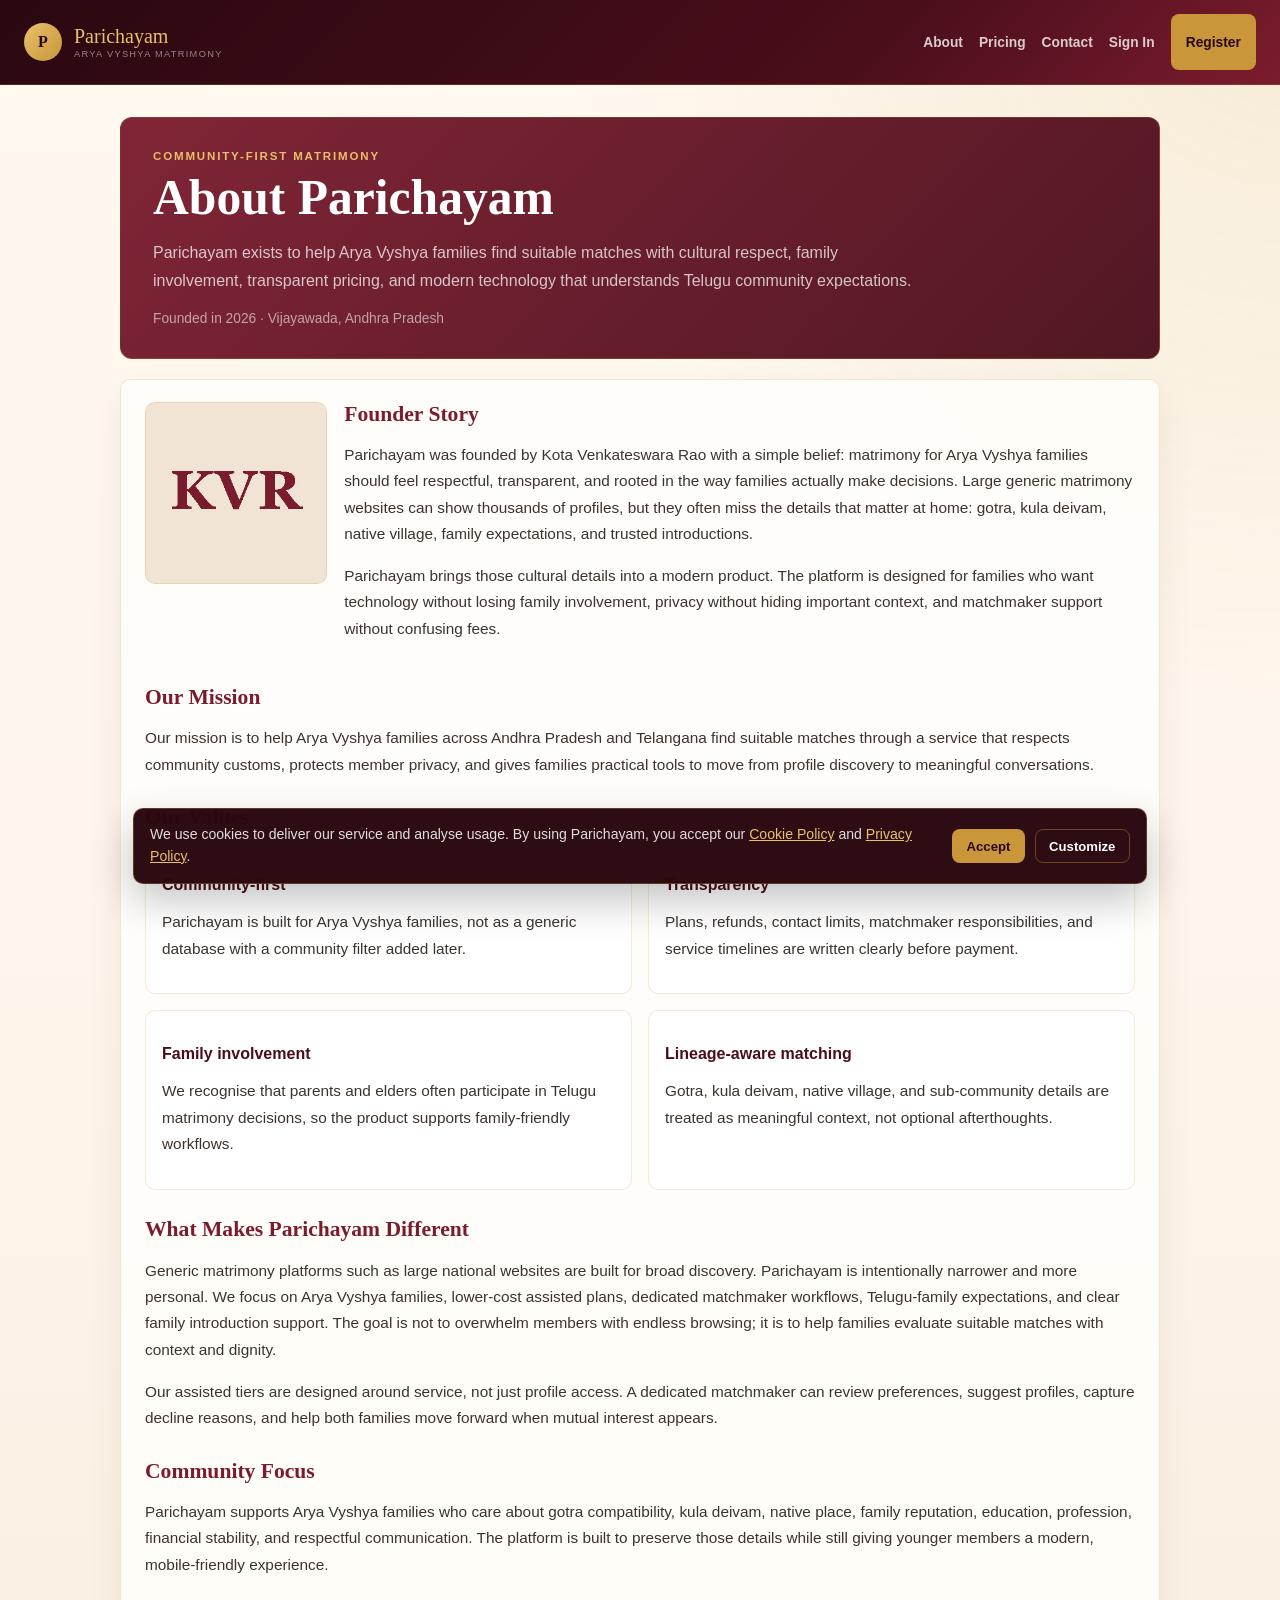
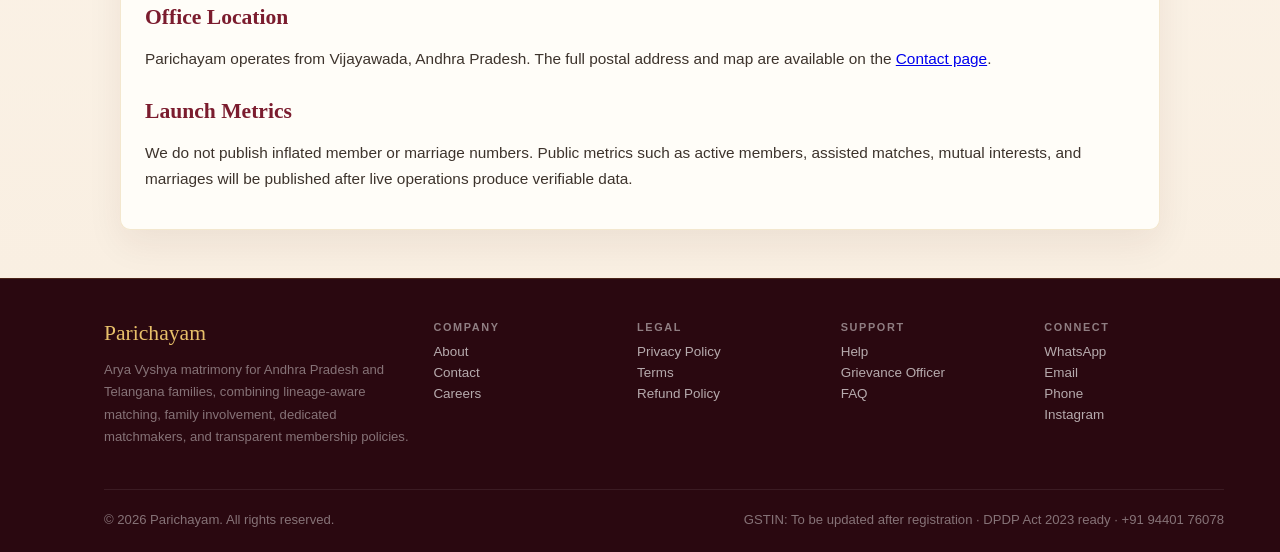
<file: about.html>
<!DOCTYPE html>
<html lang="en">
<head>
  <meta charset="UTF-8">
  <meta name="viewport" content="width=device-width, initial-scale=1.0">
  <title>About Parichayam - Arya Vyshya Matrimony</title>
  <meta name="description" content="About Parichayam, an Arya Vyshya matrimony platform built for culturally respectful, lineage-aware, family-involved matching across Andhra Pradesh and Telangana.">
  <meta name="robots" content="index,follow">
  <link rel="canonical" href="https://parichayam.co.in/about">
  <link rel="stylesheet" href="parichayam-site-common.css">
</head>
<body class="pc-legal-page">
  <nav class="pc-public-nav" aria-label="Public navigation">
    <a class="pc-public-brand" href="/index.html">
      <span class="pc-public-brand-mark">P</span>
      <span><span class="pc-public-brand-name">Parichayam</span><span class="pc-public-brand-sub">Arya Vyshya Matrimony</span></span>
    </a>
    <div class="pc-public-links">
      <a href="/about.html">About</a>
      <a href="/pricing.html">Pricing</a>
      <a href="/contact.html">Contact</a>
      <a href="/auth.html">Sign In</a>
      <a class="pc-public-register" href="/auth.html">Register</a>
    </div>
  </nav>

  <main class="pc-legal-shell">
    <section class="pc-legal-hero">
      <div class="pc-legal-eyebrow">Community-first matrimony</div>
      <h1>About Parichayam</h1>
      <p>Parichayam exists to help Arya Vyshya families find suitable matches with cultural respect, family involvement, transparent pricing, and modern technology that understands Telugu community expectations.</p>
      <div class="pc-meta">Founded in 2026 &middot; Vijayawada, Andhra Pradesh</div>
    </section>

    <article class="pc-legal-card" style="margin-top:1.25rem;">
      <div class="pc-founder">
        <img src="/founder.jpg" alt="Founder Kota Venkateswara Rao" onerror="this.style.display='none';document.getElementById('founderFallback').style.display='grid';">
        <div id="founderFallback" style="display:none;width:180px;height:180px;border-radius:10px;background:#f1e4d4;border:1px solid rgba(201,150,58,.22);place-items:center;color:#7b1c2e;font-weight:800;">KVR</div>
        <div>
          <h2 style="margin-top:0;">Founder Story</h2>
          <p>Parichayam was founded by Kota Venkateswara Rao with a simple belief: matrimony for Arya Vyshya families should feel respectful, transparent, and rooted in the way families actually make decisions. Large generic matrimony websites can show thousands of profiles, but they often miss the details that matter at home: gotra, kula deivam, native village, family expectations, and trusted introductions.</p>
          <p>Parichayam brings those cultural details into a modern product. The platform is designed for families who want technology without losing family involvement, privacy without hiding important context, and matchmaker support without confusing fees.</p>
        </div>
      </div>

      <h2>Our Mission</h2>
      <p>Our mission is to help Arya Vyshya families across Andhra Pradesh and Telangana find suitable matches through a service that respects community customs, protects member privacy, and gives families practical tools to move from profile discovery to meaningful conversations.</p>

      <h2>Our Values</h2>
      <div class="pc-about-grid">
        <div class="pc-value-card">
          <h3>Community-first</h3>
          <p>Parichayam is built for Arya Vyshya families, not as a generic database with a community filter added later.</p>
        </div>
        <div class="pc-value-card">
          <h3>Transparency</h3>
          <p>Plans, refunds, contact limits, matchmaker responsibilities, and service timelines are written clearly before payment.</p>
        </div>
        <div class="pc-value-card">
          <h3>Family involvement</h3>
          <p>We recognise that parents and elders often participate in Telugu matrimony decisions, so the product supports family-friendly workflows.</p>
        </div>
        <div class="pc-value-card">
          <h3>Lineage-aware matching</h3>
          <p>Gotra, kula deivam, native village, and sub-community details are treated as meaningful context, not optional afterthoughts.</p>
        </div>
      </div>

      <h2>What Makes Parichayam Different</h2>
      <p>Generic matrimony platforms such as large national websites are built for broad discovery. Parichayam is intentionally narrower and more personal. We focus on Arya Vyshya families, lower-cost assisted plans, dedicated matchmaker workflows, Telugu-family expectations, and clear family introduction support. The goal is not to overwhelm members with endless browsing; it is to help families evaluate suitable matches with context and dignity.</p>
      <p>Our assisted tiers are designed around service, not just profile access. A dedicated matchmaker can review preferences, suggest profiles, capture decline reasons, and help both families move forward when mutual interest appears.</p>

      <h2>Community Focus</h2>
      <p>Parichayam supports Arya Vyshya families who care about gotra compatibility, kula deivam, native place, family reputation, education, profession, financial stability, and respectful communication. The platform is built to preserve those details while still giving younger members a modern, mobile-friendly experience.</p>

      <h2>Office Location</h2>
      <p>Parichayam operates from Vijayawada, Andhra Pradesh. The full postal address and map are available on the <a href="/contact.html">Contact page</a>.</p>

      <h2>Launch Metrics</h2>
      <p>We do not publish inflated member or marriage numbers. Public metrics such as active members, assisted matches, mutual interests, and marriages will be published after live operations produce verifiable data.</p>
    </article>
  </main>

  <script src="parichayam-site-common.js"></script>
</body>
</html>
</file>
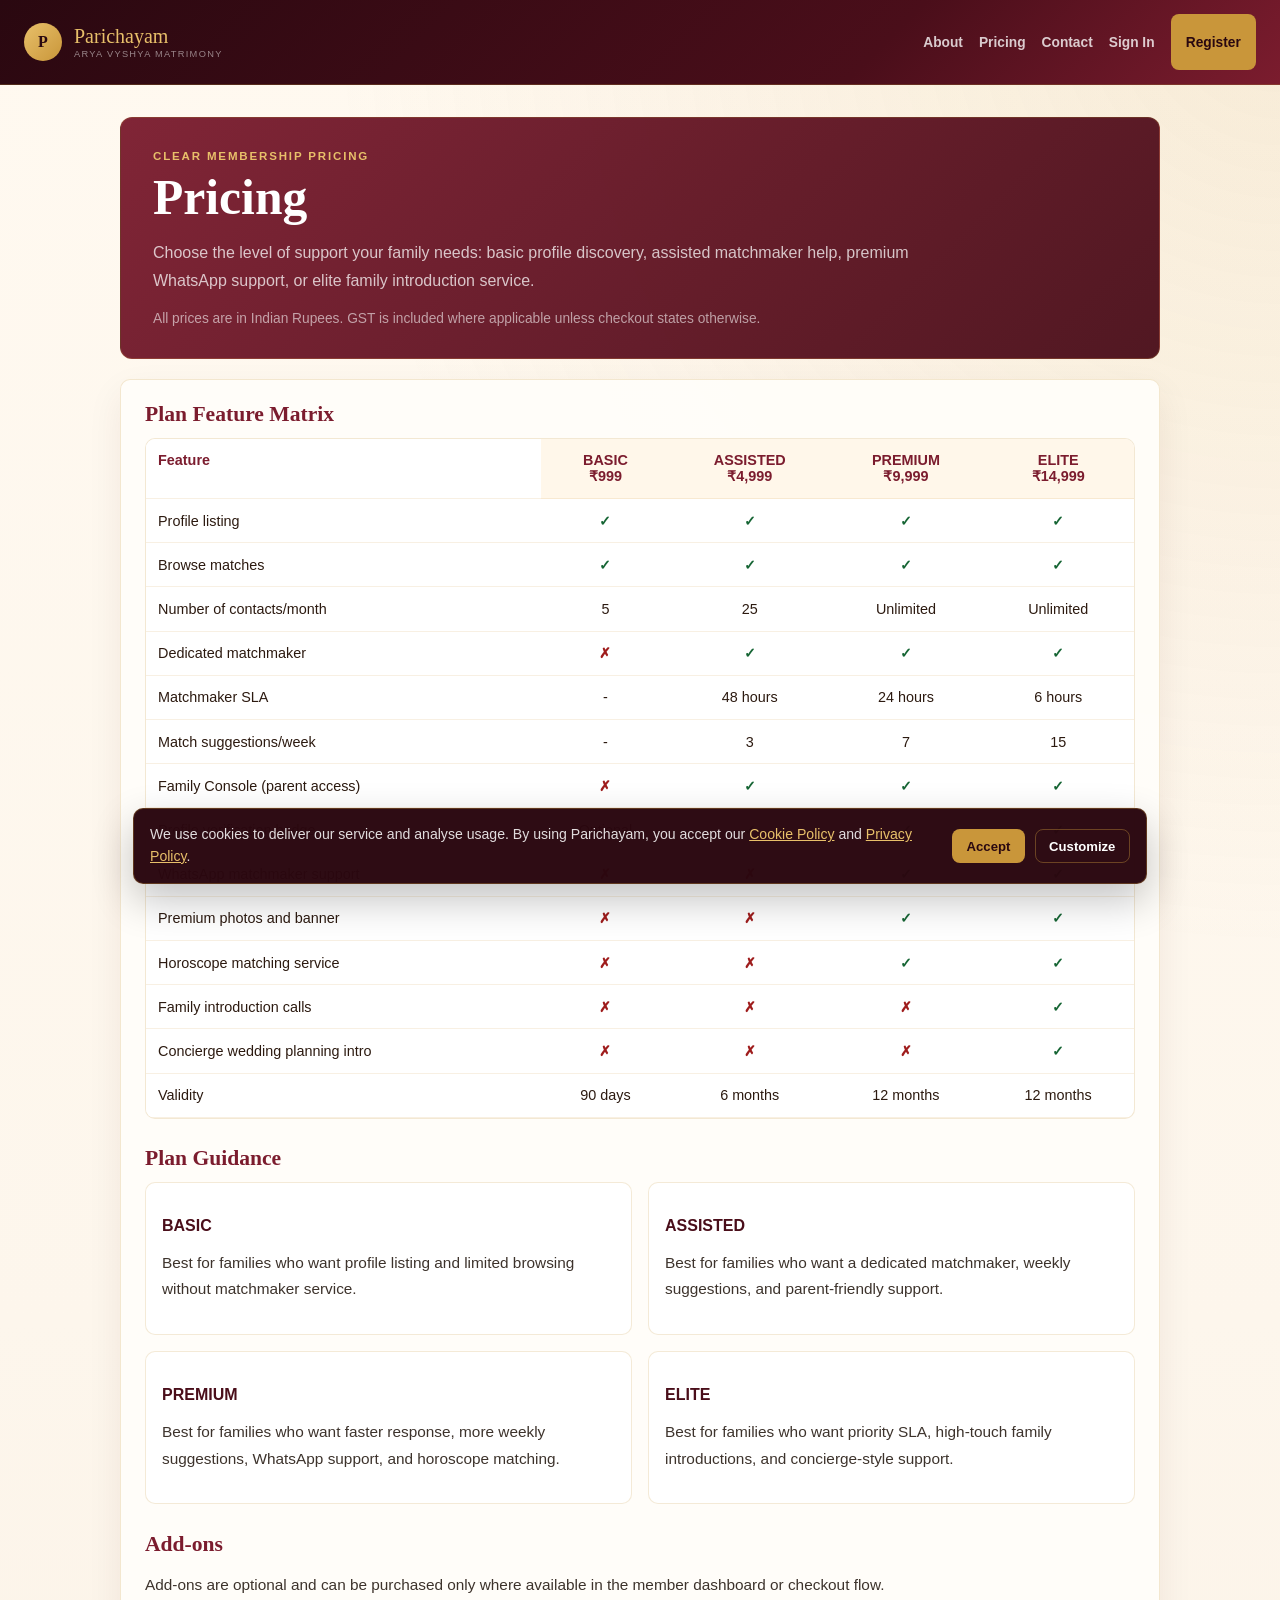
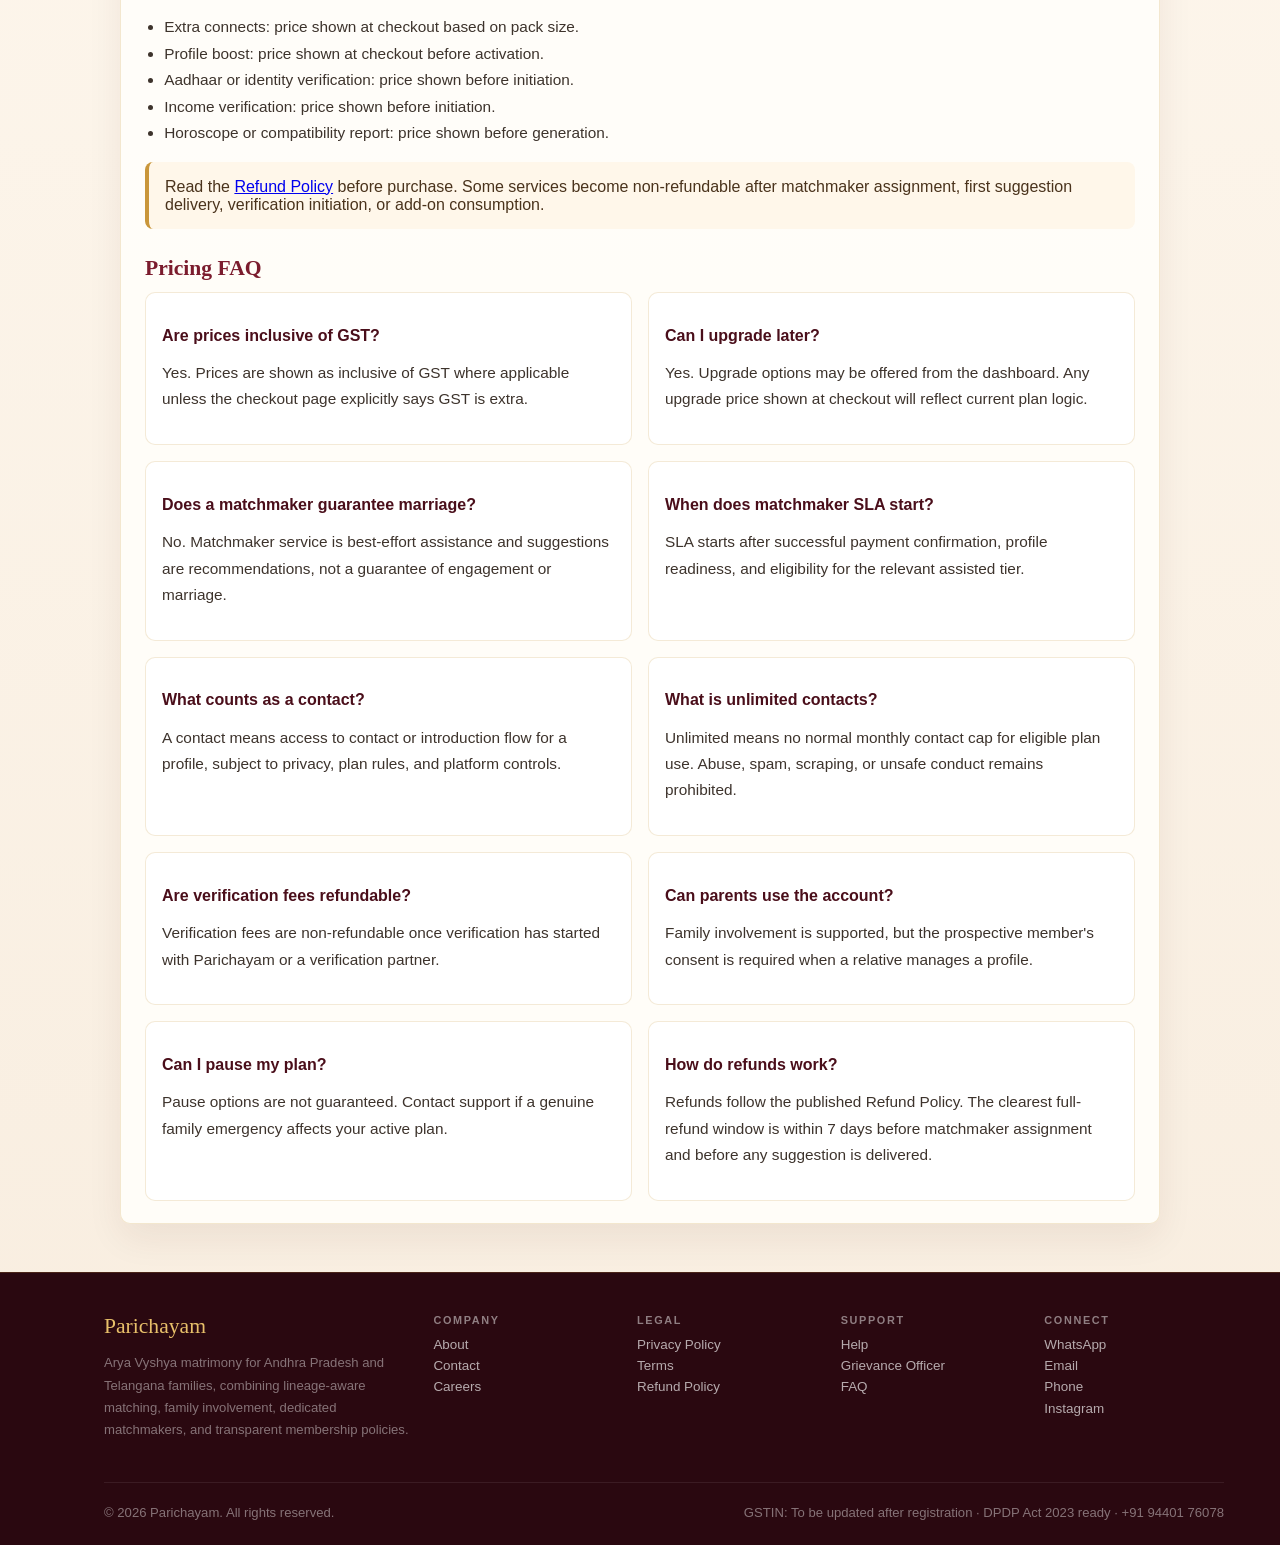
<file: pricing.html>
<!DOCTYPE html>
<html lang="en">
<head>
  <meta charset="UTF-8">
  <meta name="viewport" content="width=device-width, initial-scale=1.0">
  <title>Pricing - Parichayam Membership Plans</title>
  <meta name="description" content="Parichayam pricing for BASIC, ASSISTED, PREMIUM, and ELITE Arya Vyshya matrimony plans, feature matrix, add-ons, GST note, refund link, and FAQ.">
  <meta name="robots" content="index,follow">
  <link rel="canonical" href="https://parichayam.co.in/pricing">
  <link rel="stylesheet" href="parichayam-site-common.css">
</head>
<body class="pc-legal-page">
  <nav class="pc-public-nav" aria-label="Public navigation">
    <a class="pc-public-brand" href="/index.html">
      <span class="pc-public-brand-mark">P</span>
      <span><span class="pc-public-brand-name">Parichayam</span><span class="pc-public-brand-sub">Arya Vyshya Matrimony</span></span>
    </a>
    <div class="pc-public-links">
      <a href="/about.html">About</a>
      <a href="/pricing.html">Pricing</a>
      <a href="/contact.html">Contact</a>
      <a href="/auth.html">Sign In</a>
      <a class="pc-public-register" href="/auth.html">Register</a>
    </div>
  </nav>

  <main class="pc-legal-shell">
    <section class="pc-legal-hero">
      <div class="pc-legal-eyebrow">Clear membership pricing</div>
      <h1>Pricing</h1>
      <p>Choose the level of support your family needs: basic profile discovery, assisted matchmaker help, premium WhatsApp support, or elite family introduction service.</p>
      <div class="pc-meta">All prices are in Indian Rupees. GST is included where applicable unless checkout states otherwise.</div>
    </section>

    <article class="pc-legal-card" style="margin-top:1.25rem;">
      <h2>Plan Feature Matrix</h2>
      <div class="pc-price-table-wrap" aria-label="Pricing feature matrix">
        <table class="pc-price-table">
          <thead>
            <tr>
              <th>Feature</th>
              <th>BASIC<br>&#8377;999</th>
              <th>ASSISTED<br>&#8377;4,999</th>
              <th>PREMIUM<br>&#8377;9,999</th>
              <th>ELITE<br>&#8377;14,999</th>
            </tr>
          </thead>
          <tbody>
            <tr><td>Profile listing</td><td class="yes">&#10003;</td><td class="yes">&#10003;</td><td class="yes">&#10003;</td><td class="yes">&#10003;</td></tr>
            <tr><td>Browse matches</td><td class="yes">&#10003;</td><td class="yes">&#10003;</td><td class="yes">&#10003;</td><td class="yes">&#10003;</td></tr>
            <tr><td>Number of contacts/month</td><td>5</td><td>25</td><td>Unlimited</td><td>Unlimited</td></tr>
            <tr><td>Dedicated matchmaker</td><td class="no">&#10007;</td><td class="yes">&#10003;</td><td class="yes">&#10003;</td><td class="yes">&#10003;</td></tr>
            <tr><td>Matchmaker SLA</td><td>-</td><td>48 hours</td><td>24 hours</td><td>6 hours</td></tr>
            <tr><td>Match suggestions/week</td><td>-</td><td>3</td><td>7</td><td>15</td></tr>
            <tr><td>Family Console (parent access)</td><td class="no">&#10007;</td><td class="yes">&#10003;</td><td class="yes">&#10003;</td><td class="yes">&#10003;</td></tr>
            <tr><td>Profile verification badge</td><td>Optional</td><td class="yes">&#10003;</td><td class="yes">&#10003;</td><td class="yes">&#10003;</td></tr>
            <tr><td>WhatsApp matchmaker support</td><td class="no">&#10007;</td><td class="no">&#10007;</td><td class="yes">&#10003;</td><td class="yes">&#10003;</td></tr>
            <tr><td>Premium photos and banner</td><td class="no">&#10007;</td><td class="no">&#10007;</td><td class="yes">&#10003;</td><td class="yes">&#10003;</td></tr>
            <tr><td>Horoscope matching service</td><td class="no">&#10007;</td><td class="no">&#10007;</td><td class="yes">&#10003;</td><td class="yes">&#10003;</td></tr>
            <tr><td>Family introduction calls</td><td class="no">&#10007;</td><td class="no">&#10007;</td><td class="no">&#10007;</td><td class="yes">&#10003;</td></tr>
            <tr><td>Concierge wedding planning intro</td><td class="no">&#10007;</td><td class="no">&#10007;</td><td class="no">&#10007;</td><td class="yes">&#10003;</td></tr>
            <tr><td>Validity</td><td>90 days</td><td>6 months</td><td>12 months</td><td>12 months</td></tr>
          </tbody>
        </table>
      </div>

      <h2>Plan Guidance</h2>
      <div class="pc-price-cards">
        <div class="pc-price-card"><h3>BASIC</h3><p>Best for families who want profile listing and limited browsing without matchmaker service.</p></div>
        <div class="pc-price-card"><h3>ASSISTED</h3><p>Best for families who want a dedicated matchmaker, weekly suggestions, and parent-friendly support.</p></div>
        <div class="pc-price-card"><h3>PREMIUM</h3><p>Best for families who want faster response, more weekly suggestions, WhatsApp support, and horoscope matching.</p></div>
        <div class="pc-price-card"><h3>ELITE</h3><p>Best for families who want priority SLA, high-touch family introductions, and concierge-style support.</p></div>
      </div>

      <h2>Add-ons</h2>
      <p>Add-ons are optional and can be purchased only where available in the member dashboard or checkout flow.</p>
      <ul>
        <li>Extra connects: price shown at checkout based on pack size.</li>
        <li>Profile boost: price shown at checkout before activation.</li>
        <li>Aadhaar or identity verification: price shown before initiation.</li>
        <li>Income verification: price shown before initiation.</li>
        <li>Horoscope or compatibility report: price shown before generation.</li>
      </ul>
      <div class="pc-callout">Read the <a href="/refund.html">Refund Policy</a> before purchase. Some services become non-refundable after matchmaker assignment, first suggestion delivery, verification initiation, or add-on consumption.</div>

      <h2 id="faq">Pricing FAQ</h2>
      <div class="pc-price-cards">
        <div class="pc-faq-item"><h3>Are prices inclusive of GST?</h3><p>Yes. Prices are shown as inclusive of GST where applicable unless the checkout page explicitly says GST is extra.</p></div>
        <div class="pc-faq-item"><h3>Can I upgrade later?</h3><p>Yes. Upgrade options may be offered from the dashboard. Any upgrade price shown at checkout will reflect current plan logic.</p></div>
        <div class="pc-faq-item"><h3>Does a matchmaker guarantee marriage?</h3><p>No. Matchmaker service is best-effort assistance and suggestions are recommendations, not a guarantee of engagement or marriage.</p></div>
        <div class="pc-faq-item"><h3>When does matchmaker SLA start?</h3><p>SLA starts after successful payment confirmation, profile readiness, and eligibility for the relevant assisted tier.</p></div>
        <div class="pc-faq-item"><h3>What counts as a contact?</h3><p>A contact means access to contact or introduction flow for a profile, subject to privacy, plan rules, and platform controls.</p></div>
        <div class="pc-faq-item"><h3>What is unlimited contacts?</h3><p>Unlimited means no normal monthly contact cap for eligible plan use. Abuse, spam, scraping, or unsafe conduct remains prohibited.</p></div>
        <div class="pc-faq-item"><h3>Are verification fees refundable?</h3><p>Verification fees are non-refundable once verification has started with Parichayam or a verification partner.</p></div>
        <div class="pc-faq-item"><h3>Can parents use the account?</h3><p>Family involvement is supported, but the prospective member's consent is required when a relative manages a profile.</p></div>
        <div class="pc-faq-item"><h3>Can I pause my plan?</h3><p>Pause options are not guaranteed. Contact support if a genuine family emergency affects your active plan.</p></div>
        <div class="pc-faq-item"><h3>How do refunds work?</h3><p>Refunds follow the published Refund Policy. The clearest full-refund window is within 7 days before matchmaker assignment and before any suggestion is delivered.</p></div>
      </div>
    </article>
  </main>

  <script src="parichayam-site-common.js"></script>
</body>
</html>
</file>
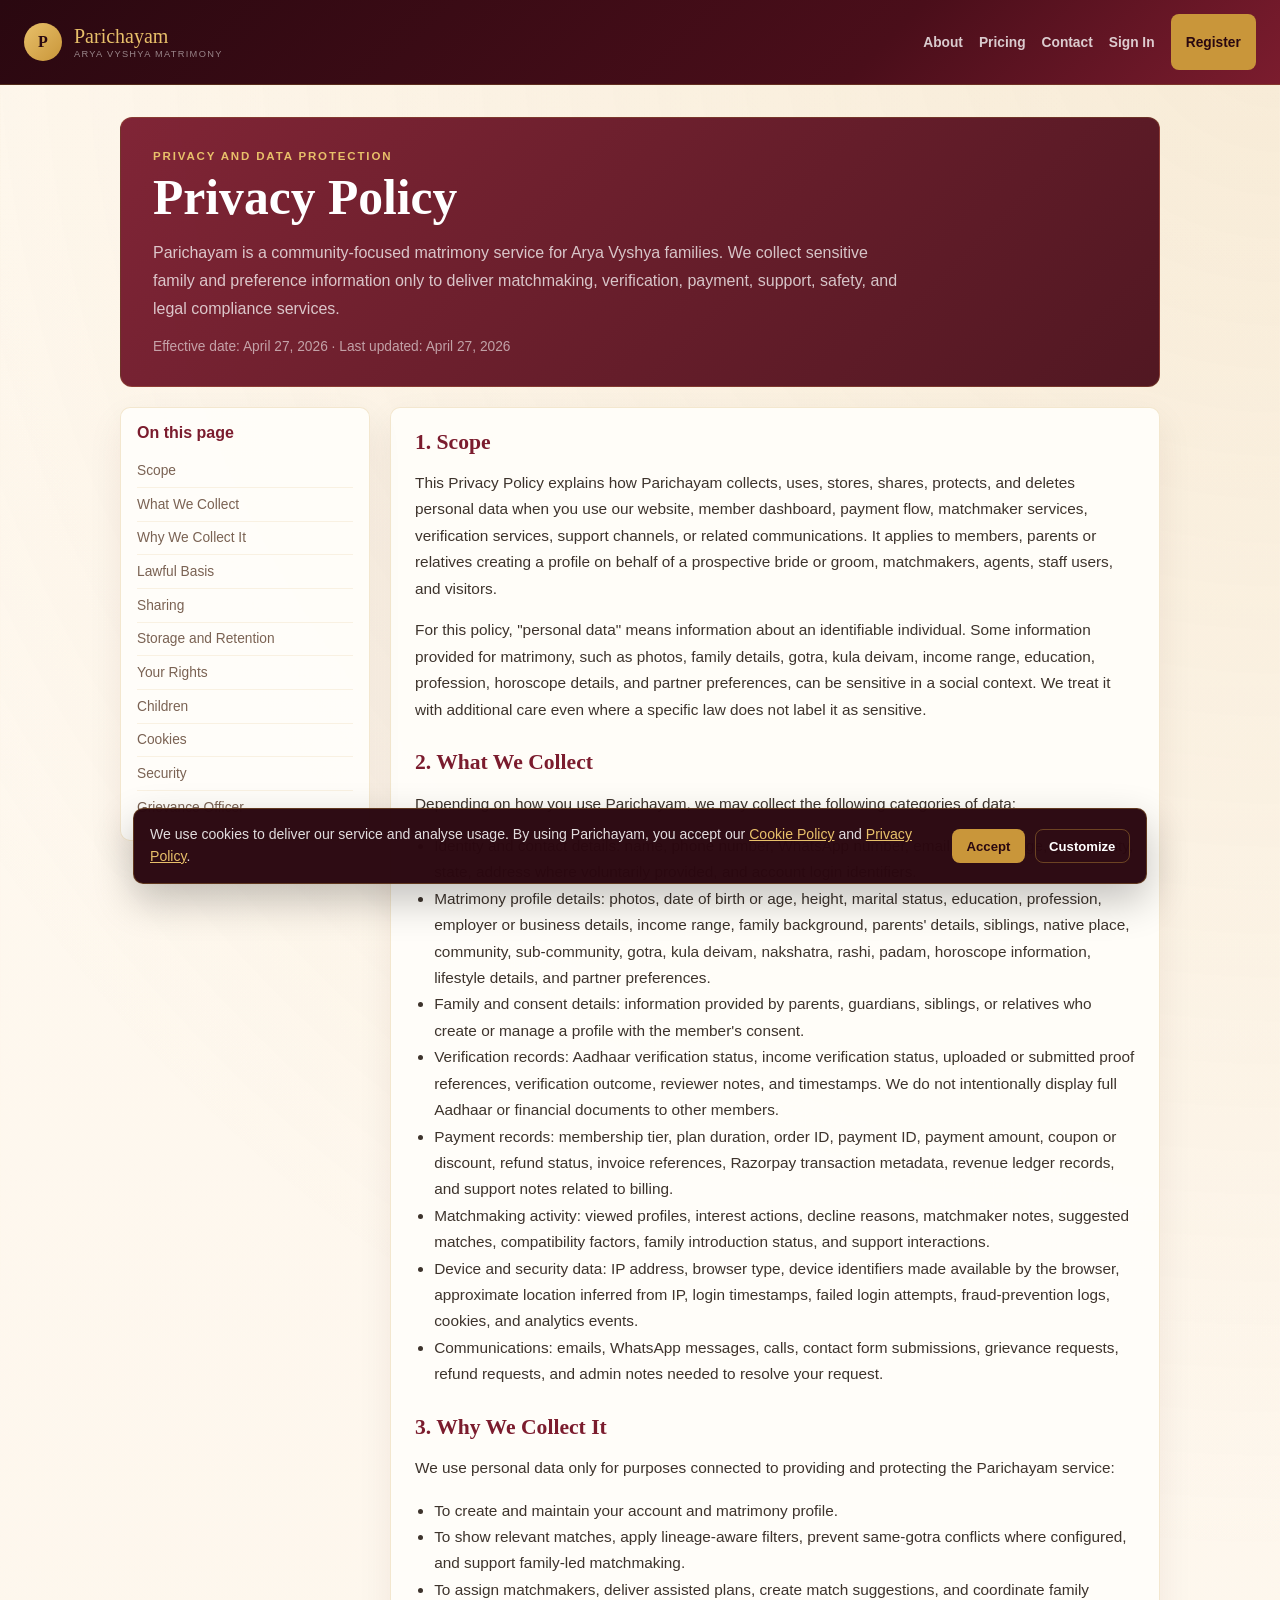
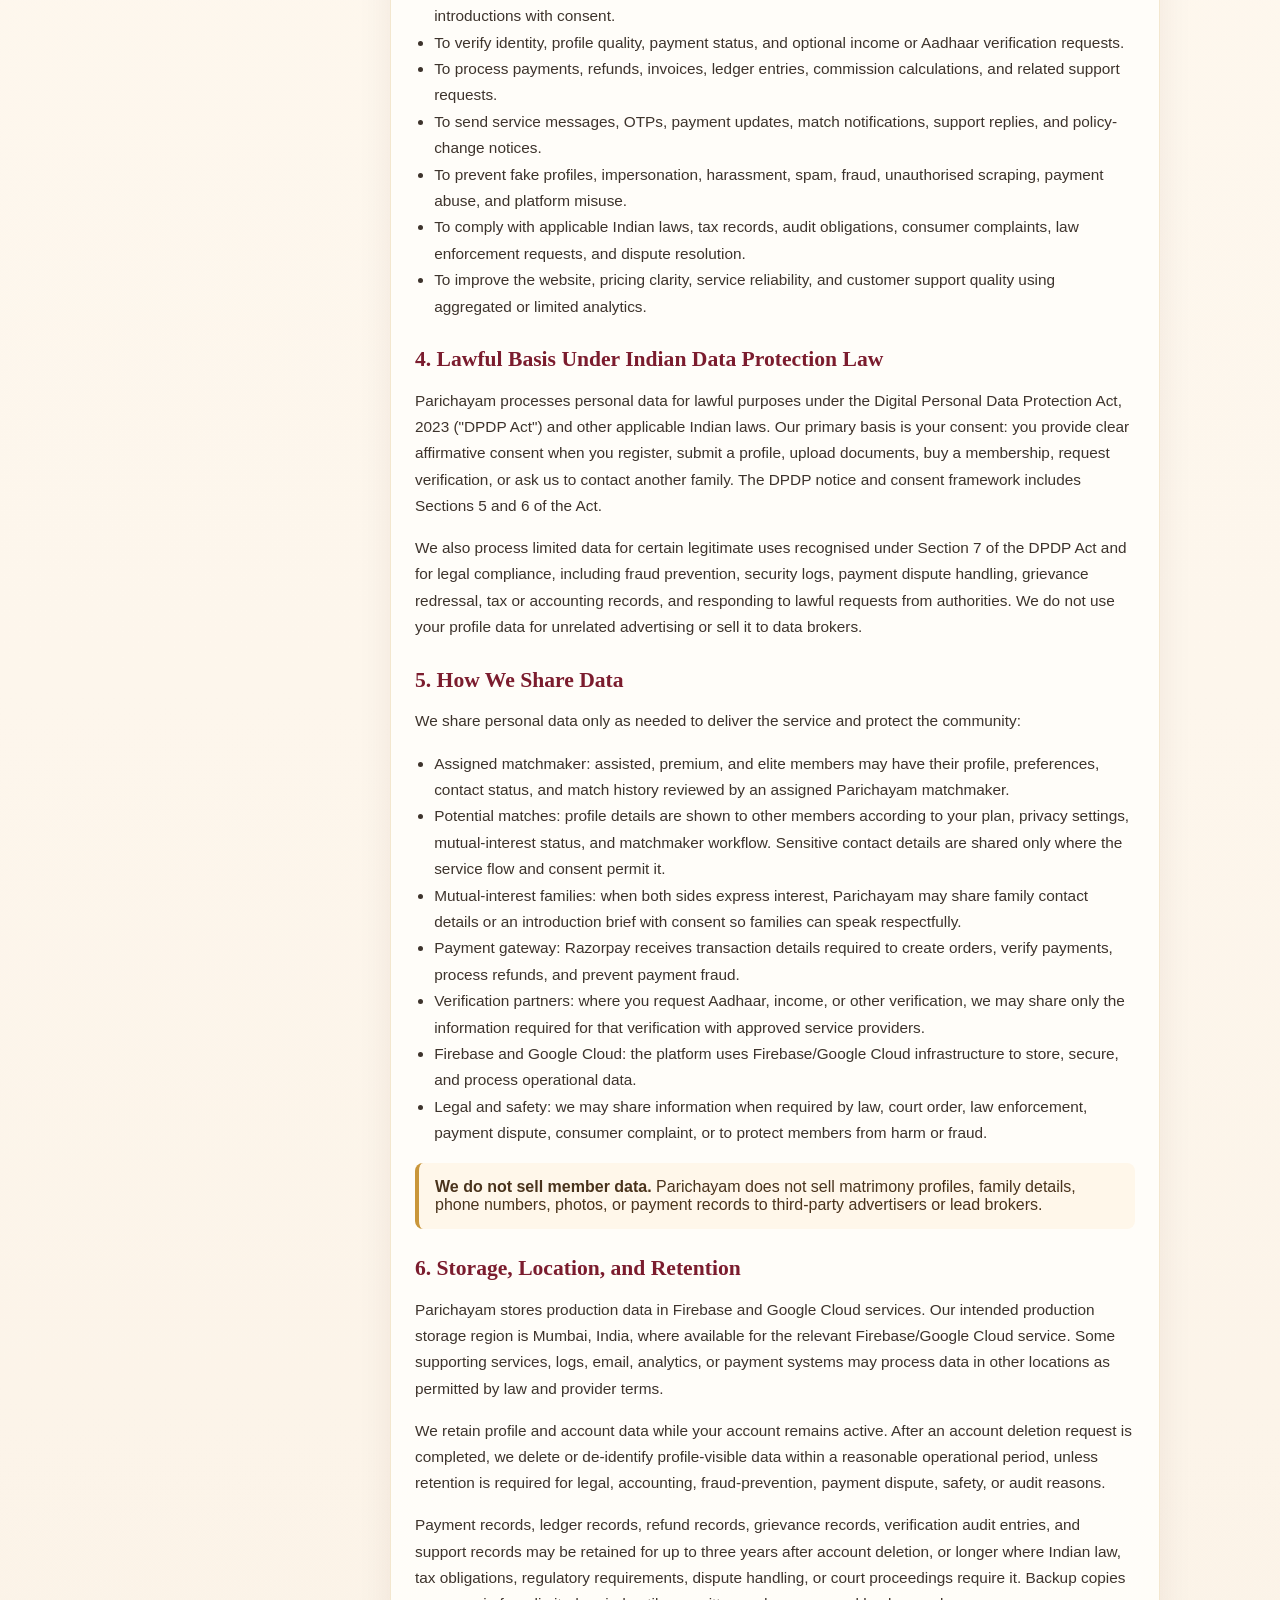
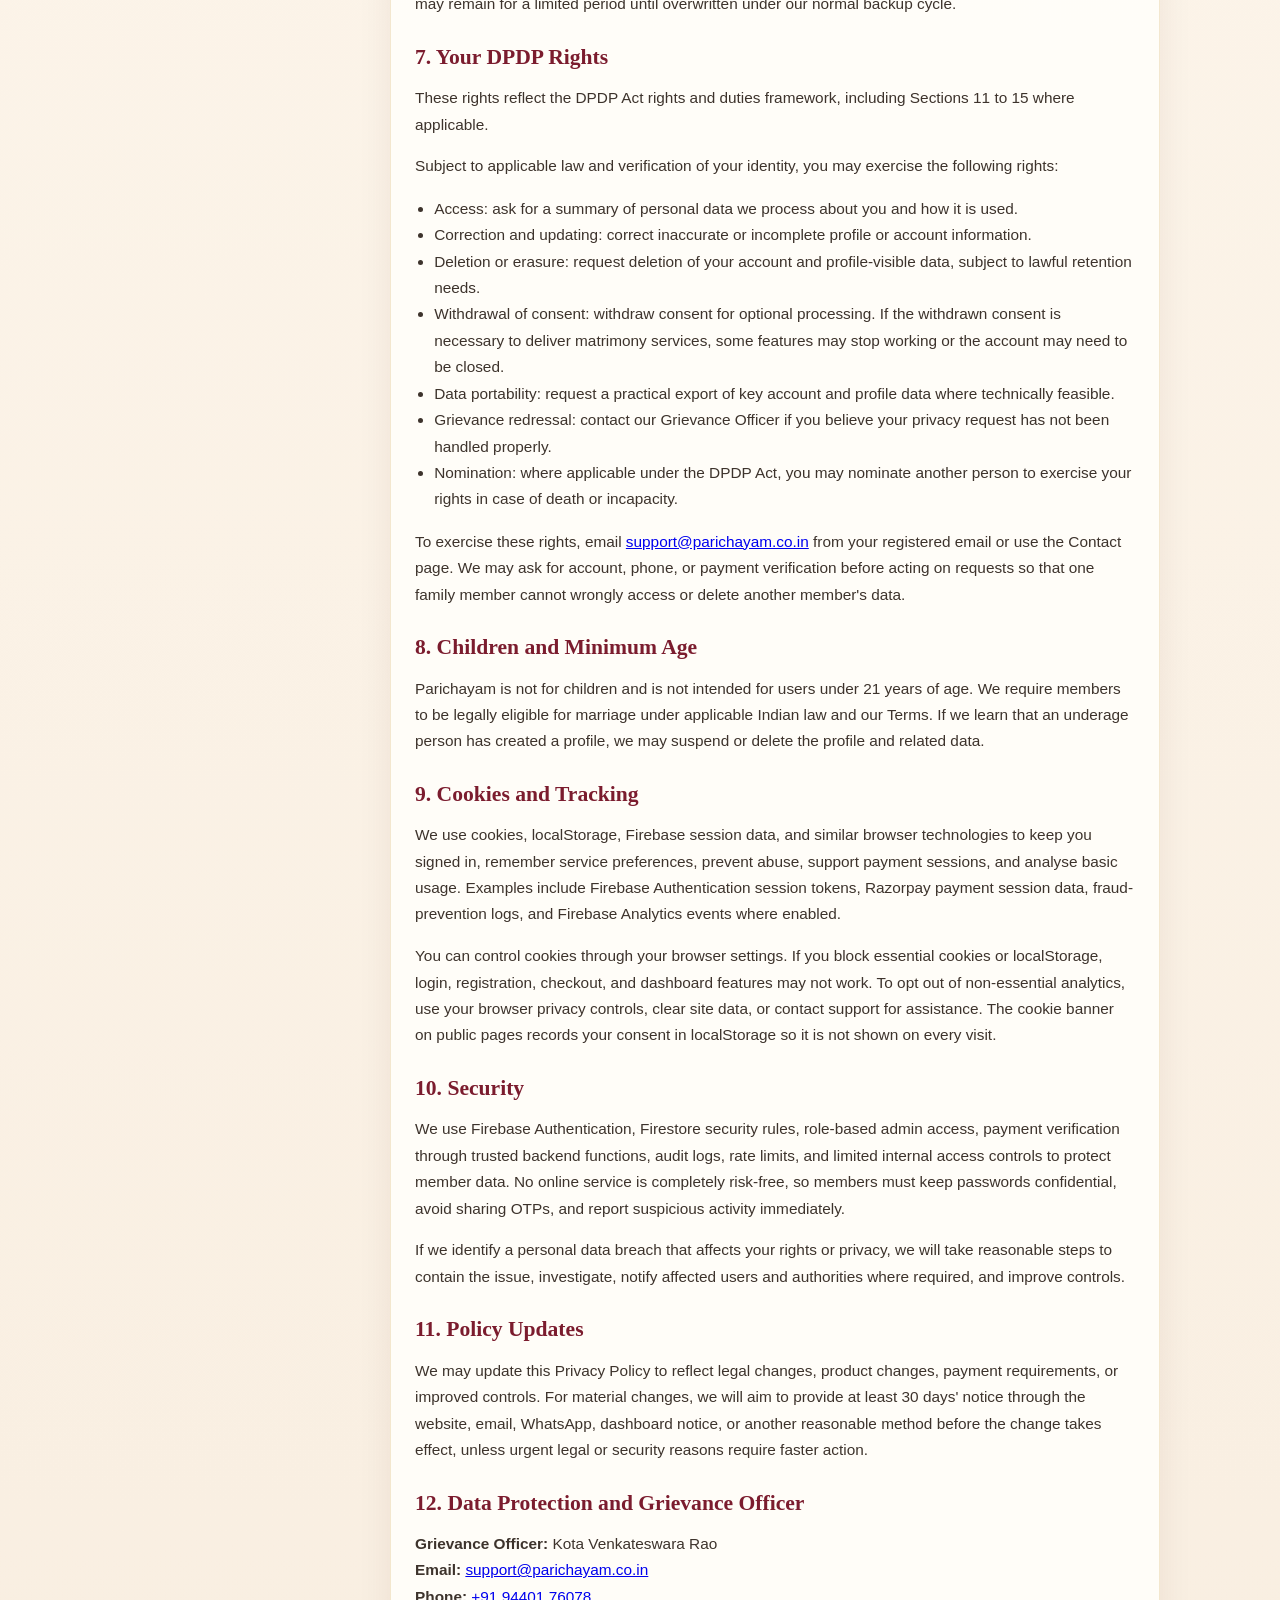
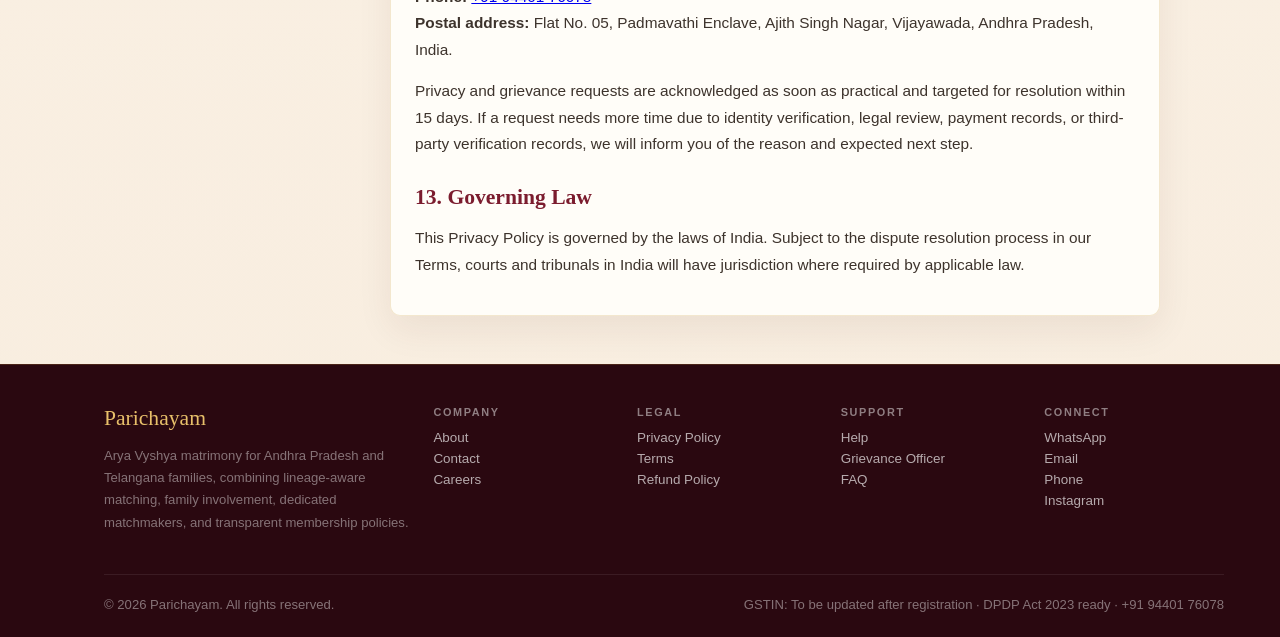
<file: privacy.html>
<!DOCTYPE html>
<html lang="en">
<head>
  <meta charset="UTF-8">
  <meta name="viewport" content="width=device-width, initial-scale=1.0">
  <title>Privacy Policy - Parichayam</title>
  <meta name="description" content="Privacy Policy for Parichayam Arya Vyshya matrimony, including DPDP Act 2023 rights, data use, sharing, retention, cookies, and grievance officer details.">
  <meta name="robots" content="index,follow">
  <link rel="canonical" href="https://parichayam.co.in/privacy">
  <link rel="stylesheet" href="parichayam-site-common.css">
</head>
<body class="pc-legal-page">
  <nav class="pc-public-nav" aria-label="Public navigation">
    <a class="pc-public-brand" href="/index.html">
      <span class="pc-public-brand-mark">P</span>
      <span><span class="pc-public-brand-name">Parichayam</span><span class="pc-public-brand-sub">Arya Vyshya Matrimony</span></span>
    </a>
    <div class="pc-public-links">
      <a href="/about.html">About</a>
      <a href="/pricing.html">Pricing</a>
      <a href="/contact.html">Contact</a>
      <a href="/auth.html">Sign In</a>
      <a class="pc-public-register" href="/auth.html">Register</a>
    </div>
  </nav>

  <main class="pc-legal-shell">
    <section class="pc-legal-hero">
      <div class="pc-legal-eyebrow">Privacy and data protection</div>
      <h1>Privacy Policy</h1>
      <p>Parichayam is a community-focused matrimony service for Arya Vyshya families. We collect sensitive family and preference information only to deliver matchmaking, verification, payment, support, safety, and legal compliance services.</p>
      <div class="pc-meta">Effective date: April 27, 2026 &middot; Last updated: April 27, 2026</div>
    </section>

    <div class="pc-legal-grid">
      <aside class="pc-toc" aria-label="Privacy policy sections">
        <strong>On this page</strong>
        <a href="#scope">Scope</a>
        <a href="#data">What We Collect</a>
        <a href="#purpose">Why We Collect It</a>
        <a href="#lawful-basis">Lawful Basis</a>
        <a href="#sharing">Sharing</a>
        <a href="#storage">Storage and Retention</a>
        <a href="#rights">Your Rights</a>
        <a href="#children">Children</a>
        <a href="#cookies">Cookies</a>
        <a href="#security">Security</a>
        <a href="#grievance">Grievance Officer</a>
      </aside>

      <article class="pc-legal-card">
        <h2 id="scope">1. Scope</h2>
        <p>This Privacy Policy explains how Parichayam collects, uses, stores, shares, protects, and deletes personal data when you use our website, member dashboard, payment flow, matchmaker services, verification services, support channels, or related communications. It applies to members, parents or relatives creating a profile on behalf of a prospective bride or groom, matchmakers, agents, staff users, and visitors.</p>
        <p>For this policy, "personal data" means information about an identifiable individual. Some information provided for matrimony, such as photos, family details, gotra, kula deivam, income range, education, profession, horoscope details, and partner preferences, can be sensitive in a social context. We treat it with additional care even where a specific law does not label it as sensitive.</p>

        <h2 id="data">2. What We Collect</h2>
        <p>Depending on how you use Parichayam, we may collect the following categories of data:</p>
        <ul>
          <li>Identity and contact details: name, phone number, WhatsApp number, email address, age, gender, city, state, address where voluntarily provided, and account login identifiers.</li>
          <li>Matrimony profile details: photos, date of birth or age, height, marital status, education, profession, employer or business details, income range, family background, parents' details, siblings, native place, community, sub-community, gotra, kula deivam, nakshatra, rashi, padam, horoscope information, lifestyle details, and partner preferences.</li>
          <li>Family and consent details: information provided by parents, guardians, siblings, or relatives who create or manage a profile with the member's consent.</li>
          <li>Verification records: Aadhaar verification status, income verification status, uploaded or submitted proof references, verification outcome, reviewer notes, and timestamps. We do not intentionally display full Aadhaar or financial documents to other members.</li>
          <li>Payment records: membership tier, plan duration, order ID, payment ID, payment amount, coupon or discount, refund status, invoice references, Razorpay transaction metadata, revenue ledger records, and support notes related to billing.</li>
          <li>Matchmaking activity: viewed profiles, interest actions, decline reasons, matchmaker notes, suggested matches, compatibility factors, family introduction status, and support interactions.</li>
          <li>Device and security data: IP address, browser type, device identifiers made available by the browser, approximate location inferred from IP, login timestamps, failed login attempts, fraud-prevention logs, cookies, and analytics events.</li>
          <li>Communications: emails, WhatsApp messages, calls, contact form submissions, grievance requests, refund requests, and admin notes needed to resolve your request.</li>
        </ul>

        <h2 id="purpose">3. Why We Collect It</h2>
        <p>We use personal data only for purposes connected to providing and protecting the Parichayam service:</p>
        <ul>
          <li>To create and maintain your account and matrimony profile.</li>
          <li>To show relevant matches, apply lineage-aware filters, prevent same-gotra conflicts where configured, and support family-led matchmaking.</li>
          <li>To assign matchmakers, deliver assisted plans, create match suggestions, and coordinate family introductions with consent.</li>
          <li>To verify identity, profile quality, payment status, and optional income or Aadhaar verification requests.</li>
          <li>To process payments, refunds, invoices, ledger entries, commission calculations, and related support requests.</li>
          <li>To send service messages, OTPs, payment updates, match notifications, support replies, and policy-change notices.</li>
          <li>To prevent fake profiles, impersonation, harassment, spam, fraud, unauthorised scraping, payment abuse, and platform misuse.</li>
          <li>To comply with applicable Indian laws, tax records, audit obligations, consumer complaints, law enforcement requests, and dispute resolution.</li>
          <li>To improve the website, pricing clarity, service reliability, and customer support quality using aggregated or limited analytics.</li>
        </ul>

        <h2 id="lawful-basis">4. Lawful Basis Under Indian Data Protection Law</h2>
        <p>Parichayam processes personal data for lawful purposes under the Digital Personal Data Protection Act, 2023 ("DPDP Act") and other applicable Indian laws. Our primary basis is your consent: you provide clear affirmative consent when you register, submit a profile, upload documents, buy a membership, request verification, or ask us to contact another family. The DPDP notice and consent framework includes Sections 5 and 6 of the Act.</p>
        <p>We also process limited data for certain legitimate uses recognised under Section 7 of the DPDP Act and for legal compliance, including fraud prevention, security logs, payment dispute handling, grievance redressal, tax or accounting records, and responding to lawful requests from authorities. We do not use your profile data for unrelated advertising or sell it to data brokers.</p>

        <h2 id="sharing">5. How We Share Data</h2>
        <p>We share personal data only as needed to deliver the service and protect the community:</p>
        <ul>
          <li>Assigned matchmaker: assisted, premium, and elite members may have their profile, preferences, contact status, and match history reviewed by an assigned Parichayam matchmaker.</li>
          <li>Potential matches: profile details are shown to other members according to your plan, privacy settings, mutual-interest status, and matchmaker workflow. Sensitive contact details are shared only where the service flow and consent permit it.</li>
          <li>Mutual-interest families: when both sides express interest, Parichayam may share family contact details or an introduction brief with consent so families can speak respectfully.</li>
          <li>Payment gateway: Razorpay receives transaction details required to create orders, verify payments, process refunds, and prevent payment fraud.</li>
          <li>Verification partners: where you request Aadhaar, income, or other verification, we may share only the information required for that verification with approved service providers.</li>
          <li>Firebase and Google Cloud: the platform uses Firebase/Google Cloud infrastructure to store, secure, and process operational data.</li>
          <li>Legal and safety: we may share information when required by law, court order, law enforcement, payment dispute, consumer complaint, or to protect members from harm or fraud.</li>
        </ul>
        <div class="pc-callout"><strong>We do not sell member data.</strong> Parichayam does not sell matrimony profiles, family details, phone numbers, photos, or payment records to third-party advertisers or lead brokers.</div>

        <h2 id="storage">6. Storage, Location, and Retention</h2>
        <p>Parichayam stores production data in Firebase and Google Cloud services. Our intended production storage region is Mumbai, India, where available for the relevant Firebase/Google Cloud service. Some supporting services, logs, email, analytics, or payment systems may process data in other locations as permitted by law and provider terms.</p>
        <p>We retain profile and account data while your account remains active. After an account deletion request is completed, we delete or de-identify profile-visible data within a reasonable operational period, unless retention is required for legal, accounting, fraud-prevention, payment dispute, safety, or audit reasons.</p>
        <p>Payment records, ledger records, refund records, grievance records, verification audit entries, and support records may be retained for up to three years after account deletion, or longer where Indian law, tax obligations, regulatory requirements, dispute handling, or court proceedings require it. Backup copies may remain for a limited period until overwritten under our normal backup cycle.</p>

        <h2 id="rights">7. Your DPDP Rights</h2>
        <p>These rights reflect the DPDP Act rights and duties framework, including Sections 11 to 15 where applicable.</p>
        <p>Subject to applicable law and verification of your identity, you may exercise the following rights:</p>
        <ul>
          <li>Access: ask for a summary of personal data we process about you and how it is used.</li>
          <li>Correction and updating: correct inaccurate or incomplete profile or account information.</li>
          <li>Deletion or erasure: request deletion of your account and profile-visible data, subject to lawful retention needs.</li>
          <li>Withdrawal of consent: withdraw consent for optional processing. If the withdrawn consent is necessary to deliver matrimony services, some features may stop working or the account may need to be closed.</li>
          <li>Data portability: request a practical export of key account and profile data where technically feasible.</li>
          <li>Grievance redressal: contact our Grievance Officer if you believe your privacy request has not been handled properly.</li>
          <li>Nomination: where applicable under the DPDP Act, you may nominate another person to exercise your rights in case of death or incapacity.</li>
        </ul>
        <p>To exercise these rights, email <a href="mailto:support@parichayam.co.in">support@parichayam.co.in</a> from your registered email or use the Contact page. We may ask for account, phone, or payment verification before acting on requests so that one family member cannot wrongly access or delete another member's data.</p>

        <h2 id="children">8. Children and Minimum Age</h2>
        <p>Parichayam is not for children and is not intended for users under 21 years of age. We require members to be legally eligible for marriage under applicable Indian law and our Terms. If we learn that an underage person has created a profile, we may suspend or delete the profile and related data.</p>

        <h2 id="cookies">9. Cookies and Tracking</h2>
        <p>We use cookies, localStorage, Firebase session data, and similar browser technologies to keep you signed in, remember service preferences, prevent abuse, support payment sessions, and analyse basic usage. Examples include Firebase Authentication session tokens, Razorpay payment session data, fraud-prevention logs, and Firebase Analytics events where enabled.</p>
        <p>You can control cookies through your browser settings. If you block essential cookies or localStorage, login, registration, checkout, and dashboard features may not work. To opt out of non-essential analytics, use your browser privacy controls, clear site data, or contact support for assistance. The cookie banner on public pages records your consent in localStorage so it is not shown on every visit.</p>

        <h2 id="security">10. Security</h2>
        <p>We use Firebase Authentication, Firestore security rules, role-based admin access, payment verification through trusted backend functions, audit logs, rate limits, and limited internal access controls to protect member data. No online service is completely risk-free, so members must keep passwords confidential, avoid sharing OTPs, and report suspicious activity immediately.</p>
        <p>If we identify a personal data breach that affects your rights or privacy, we will take reasonable steps to contain the issue, investigate, notify affected users and authorities where required, and improve controls.</p>

        <h2 id="updates">11. Policy Updates</h2>
        <p>We may update this Privacy Policy to reflect legal changes, product changes, payment requirements, or improved controls. For material changes, we will aim to provide at least 30 days' notice through the website, email, WhatsApp, dashboard notice, or another reasonable method before the change takes effect, unless urgent legal or security reasons require faster action.</p>

        <h2 id="grievance">12. Data Protection and Grievance Officer</h2>
        <p><strong>Grievance Officer:</strong> Kota Venkateswara Rao<br>
        <strong>Email:</strong> <a href="mailto:support@parichayam.co.in">support@parichayam.co.in</a><br>
        <strong>Phone:</strong> <a href="tel:+919440176078">+91 94401 76078</a><br>
        <strong>Postal address:</strong> Flat No. 05, Padmavathi Enclave, Ajith Singh Nagar, Vijayawada, Andhra Pradesh, India.</p>
        <p>Privacy and grievance requests are acknowledged as soon as practical and targeted for resolution within 15 days. If a request needs more time due to identity verification, legal review, payment records, or third-party verification records, we will inform you of the reason and expected next step.</p>

        <h2 id="jurisdiction">13. Governing Law</h2>
        <p>This Privacy Policy is governed by the laws of India. Subject to the dispute resolution process in our Terms, courts and tribunals in India will have jurisdiction where required by applicable law.</p>
      </article>
    </div>
  </main>

  <script src="parichayam-site-common.js"></script>
</body>
</html>
</file>
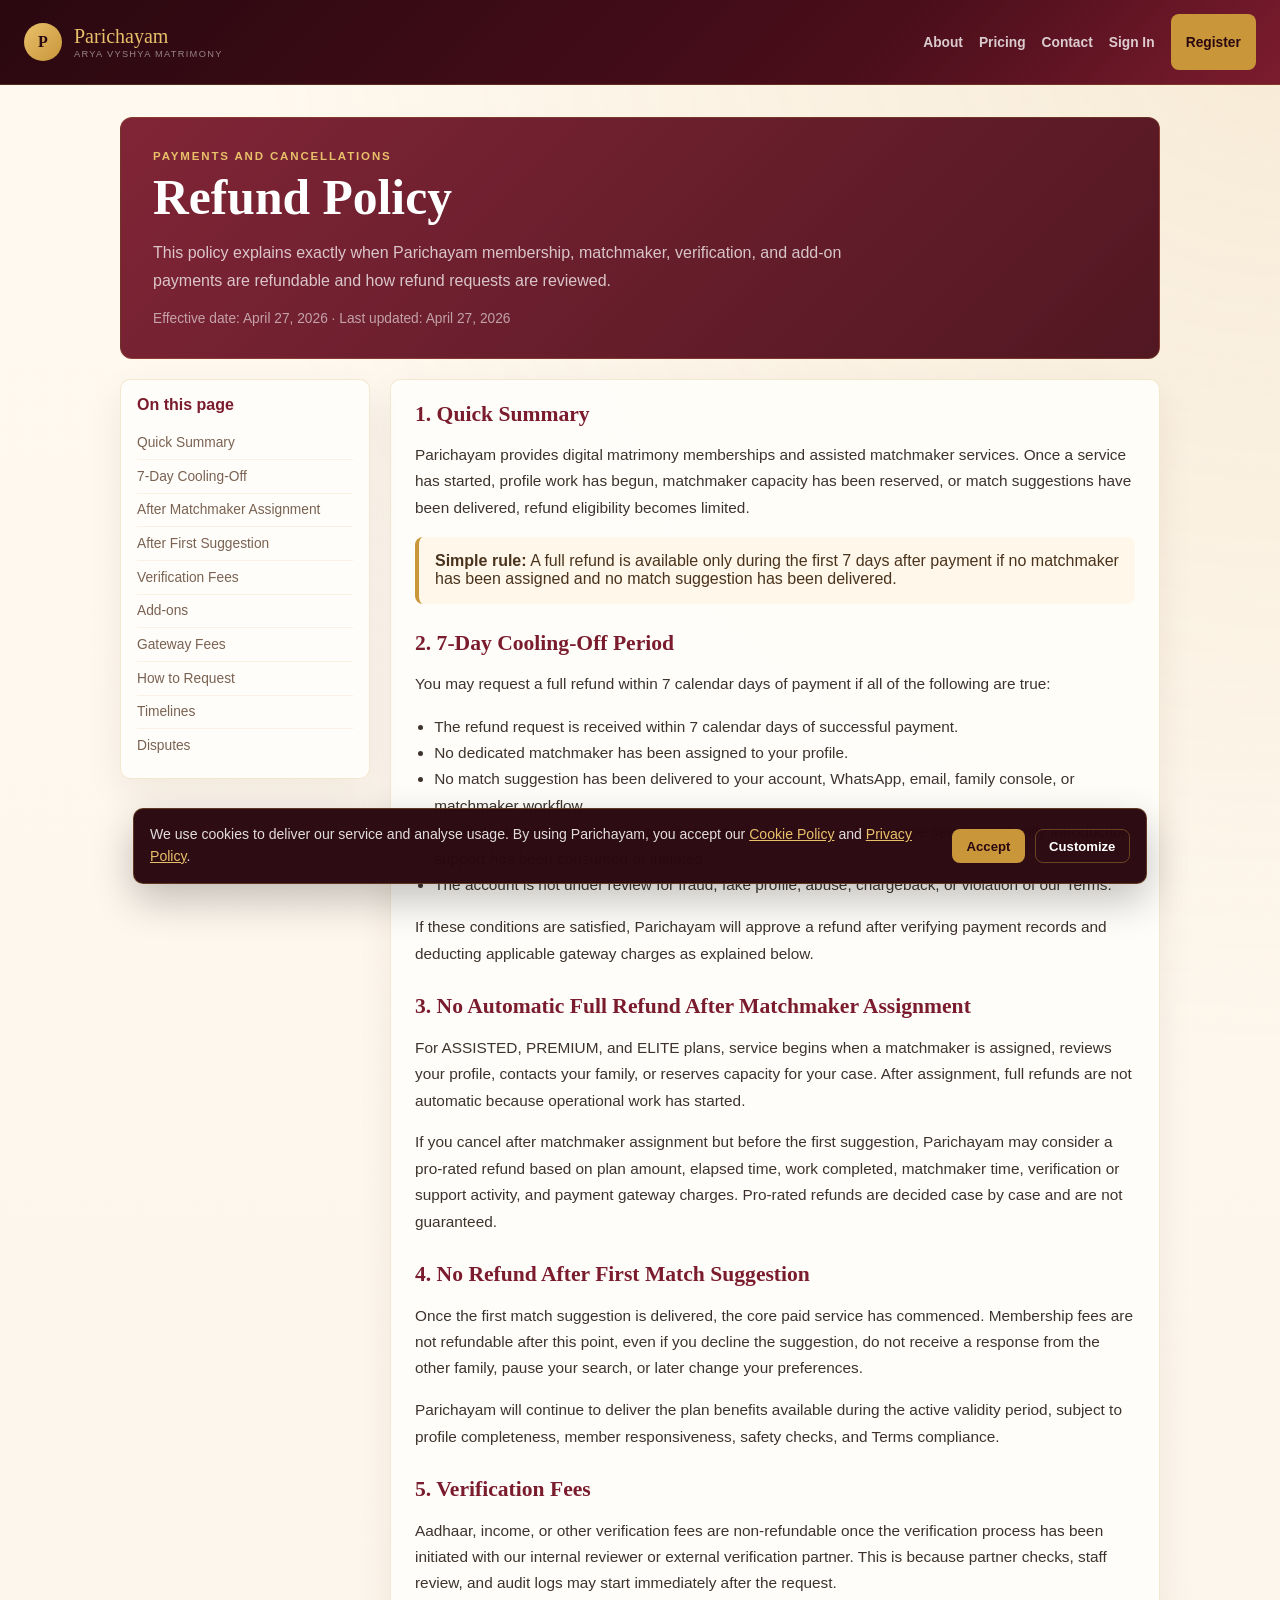
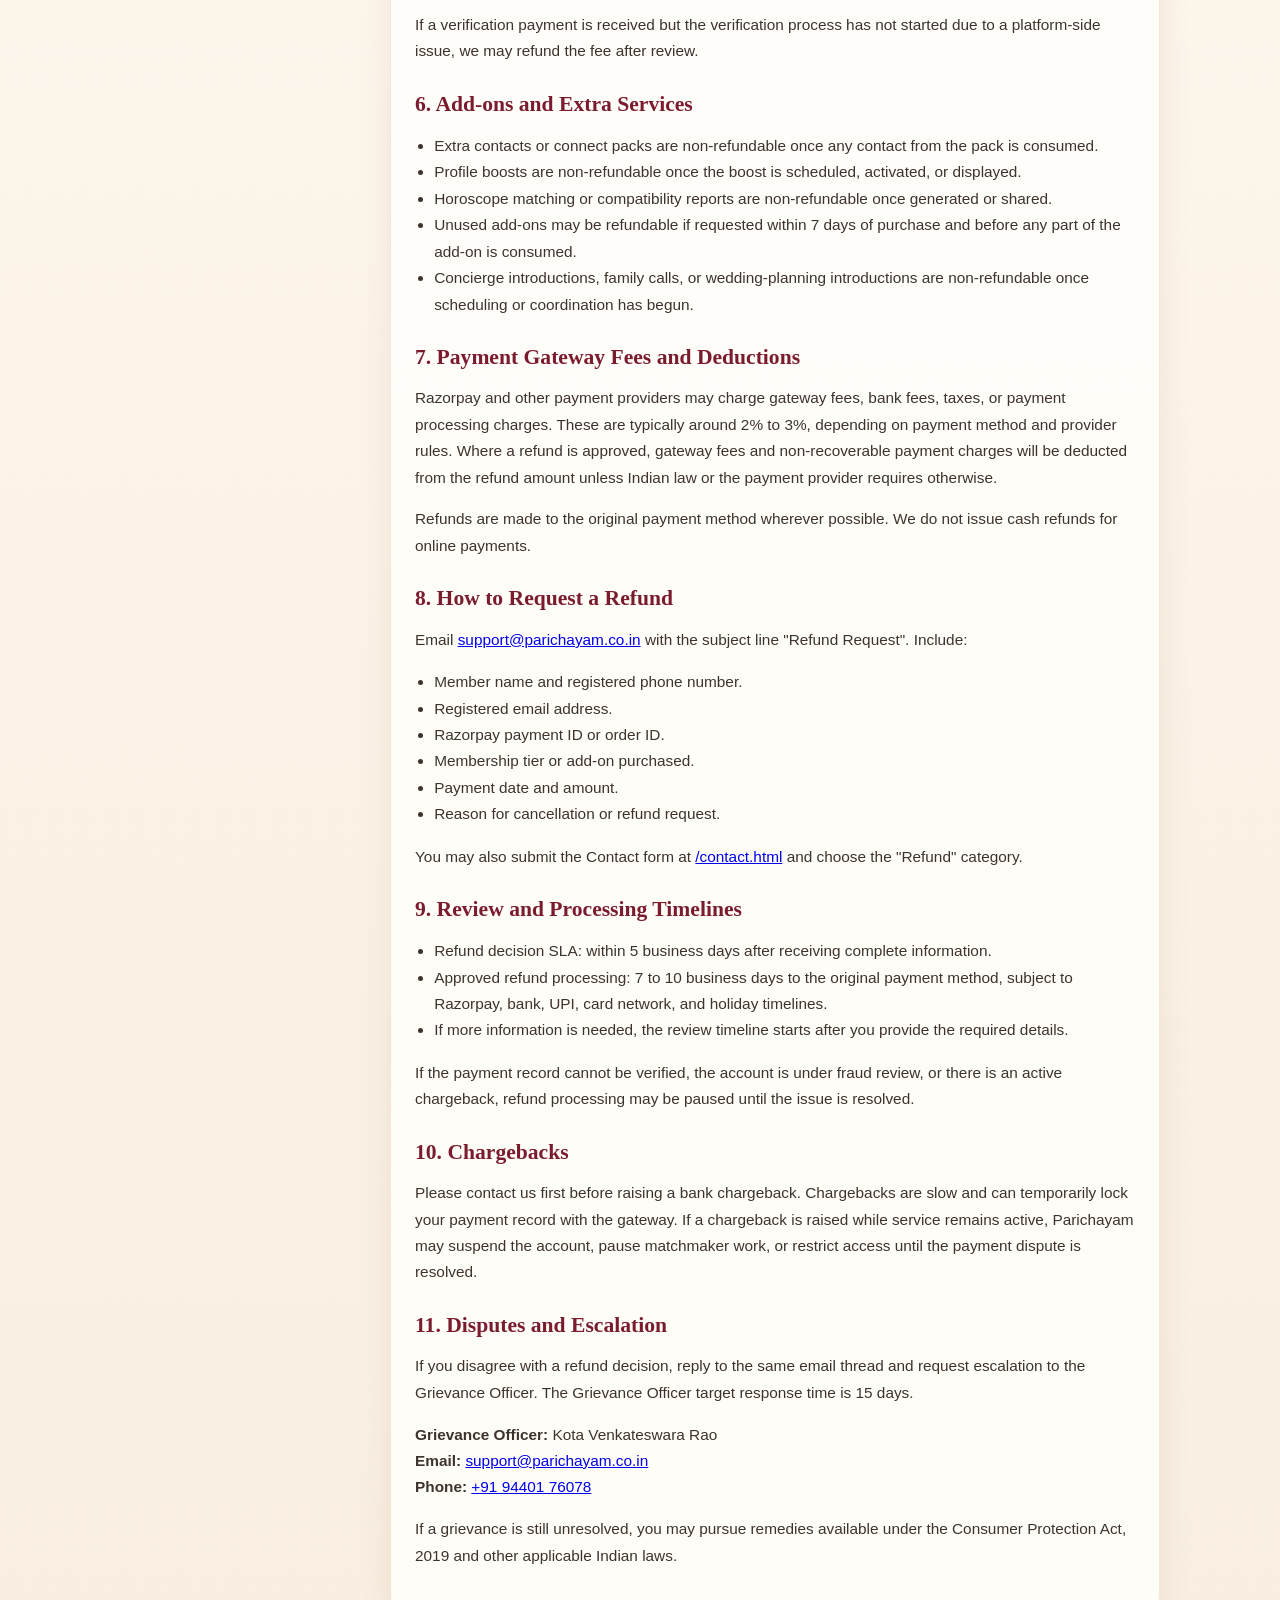
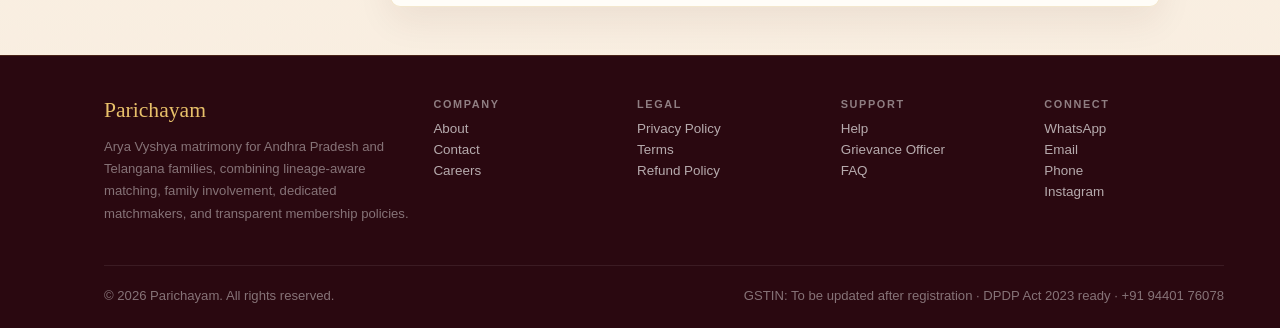
<file: refund-policy.html>
<!DOCTYPE html>
<html lang="en">
<head>
  <meta charset="UTF-8">
  <meta name="viewport" content="width=device-width, initial-scale=1.0">
  <meta http-equiv="refresh" content="0; url=/refund.html">
  <title>Refund Policy - Parichayam</title>
  <link rel="canonical" href="https://parichayam.co.in/refund">
  <link rel="stylesheet" href="parichayam-site-common.css">
</head>
<body class="pc-legal-page">
  <main class="pc-legal-shell">
    <section class="pc-legal-card">
      <h1>Refund Policy</h1>
      <p>The latest Parichayam Refund Policy is available at <a href="/refund.html">/refund.html</a>.</p>
    </section>
  </main>
  <script src="parichayam-site-common.js"></script>
  <script>window.location.replace("/refund.html");</script>
</body>
</html>
</file>
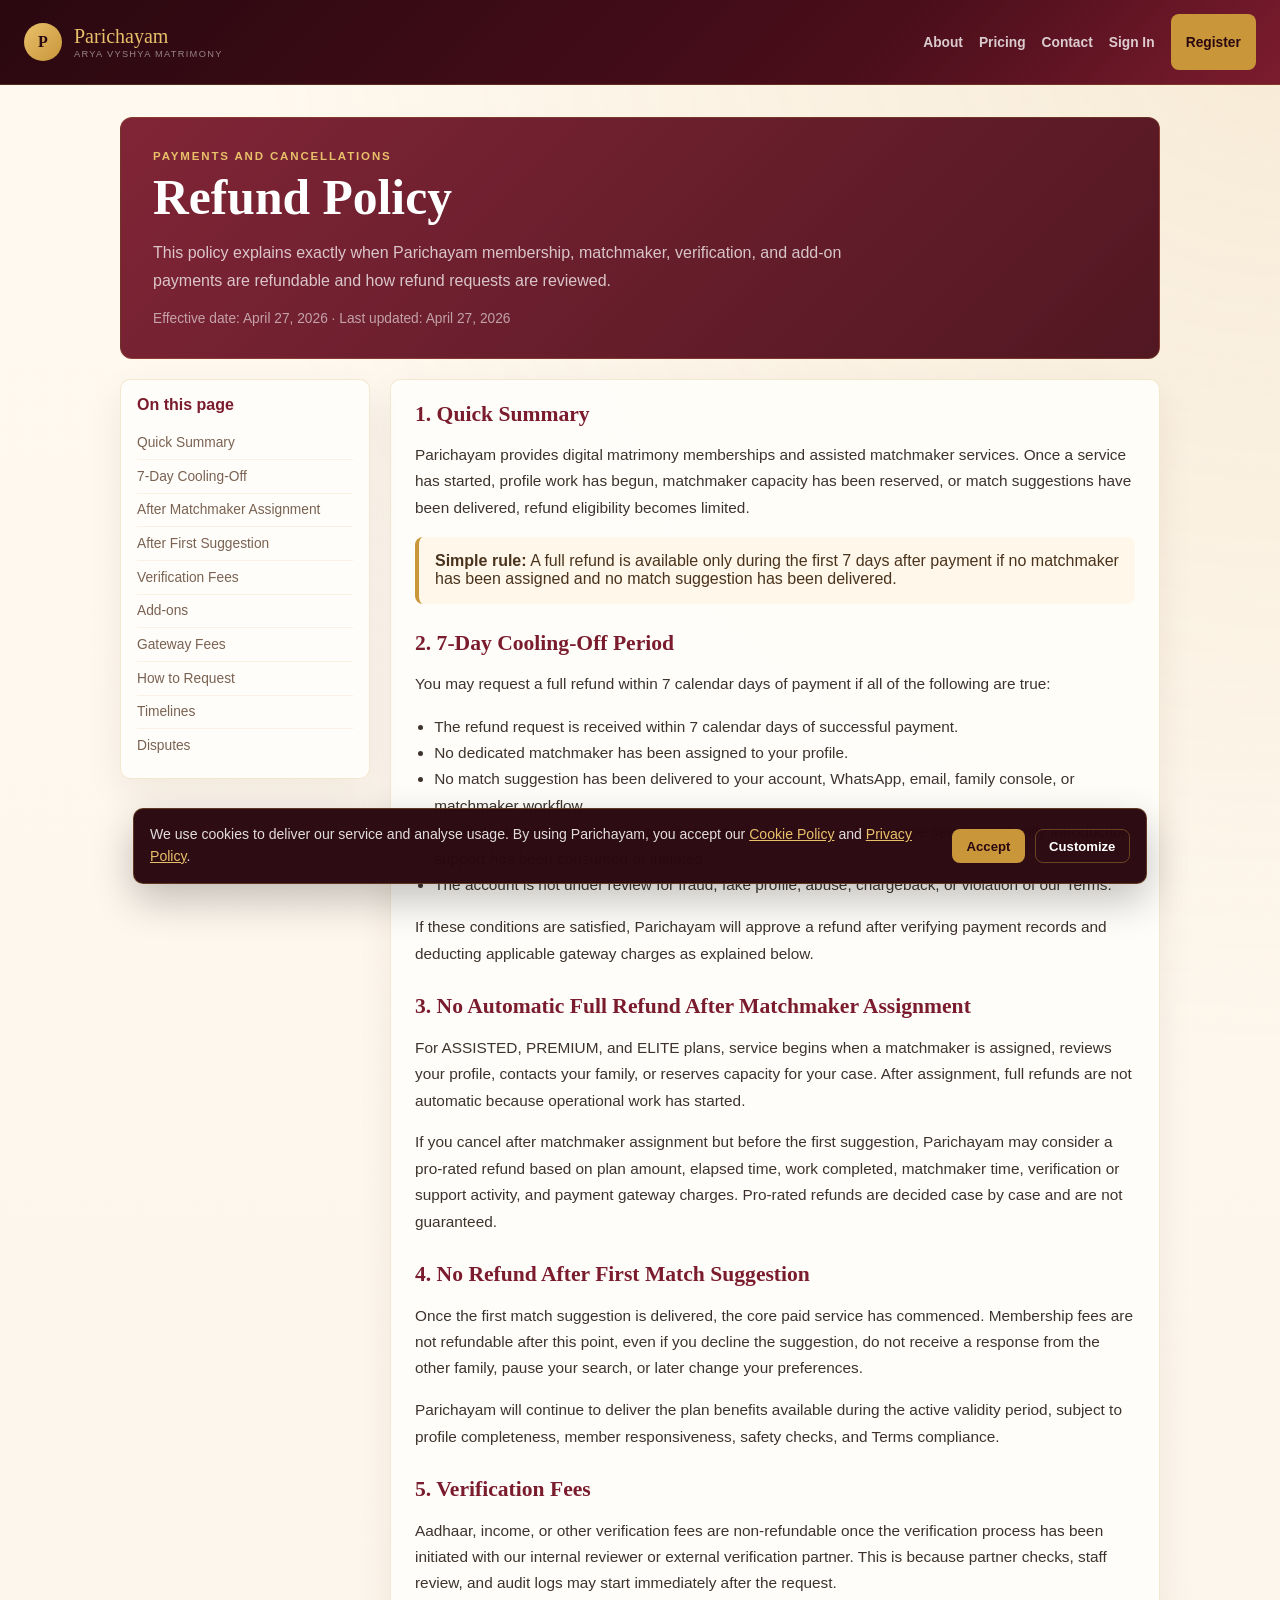
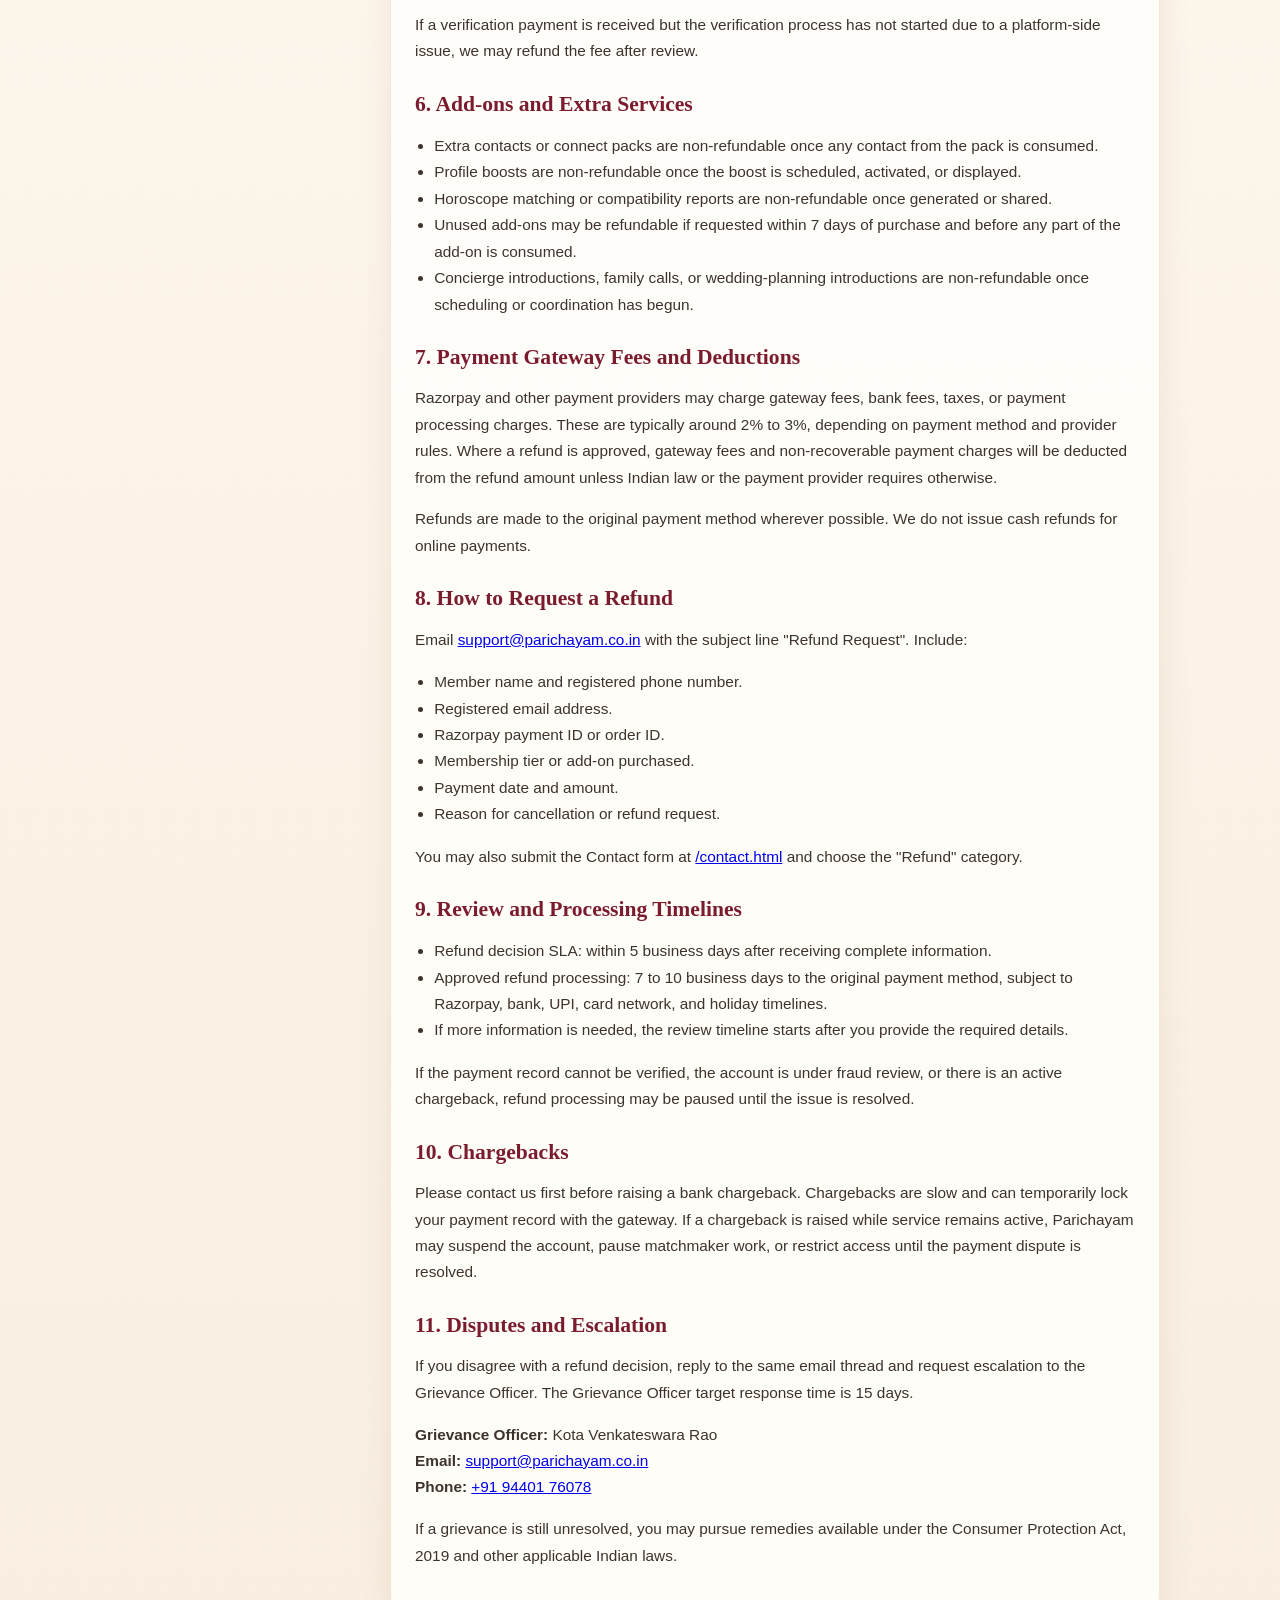
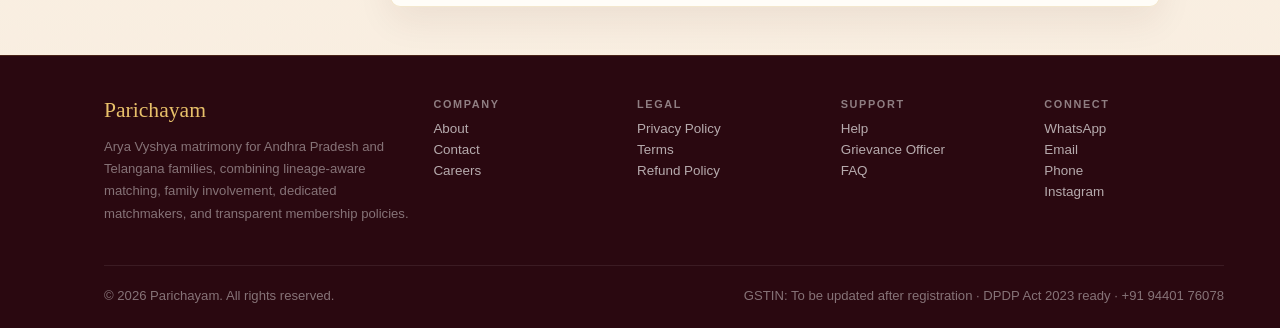
<file: refund.html>
<!DOCTYPE html>
<html lang="en">
<head>
  <meta charset="UTF-8">
  <meta name="viewport" content="width=device-width, initial-scale=1.0">
  <title>Refund Policy - Parichayam</title>
  <meta name="description" content="Refund Policy for Parichayam memberships, matchmaker services, verification fees, add-ons, gateway charges, processing timelines, and refund request steps.">
  <meta name="robots" content="index,follow">
  <link rel="canonical" href="https://parichayam.co.in/refund">
  <link rel="stylesheet" href="parichayam-site-common.css">
</head>
<body class="pc-legal-page">
  <nav class="pc-public-nav" aria-label="Public navigation">
    <a class="pc-public-brand" href="/index.html">
      <span class="pc-public-brand-mark">P</span>
      <span><span class="pc-public-brand-name">Parichayam</span><span class="pc-public-brand-sub">Arya Vyshya Matrimony</span></span>
    </a>
    <div class="pc-public-links">
      <a href="/about.html">About</a>
      <a href="/pricing.html">Pricing</a>
      <a href="/contact.html">Contact</a>
      <a href="/auth.html">Sign In</a>
      <a class="pc-public-register" href="/auth.html">Register</a>
    </div>
  </nav>

  <main class="pc-legal-shell">
    <section class="pc-legal-hero">
      <div class="pc-legal-eyebrow">Payments and cancellations</div>
      <h1>Refund Policy</h1>
      <p>This policy explains exactly when Parichayam membership, matchmaker, verification, and add-on payments are refundable and how refund requests are reviewed.</p>
      <div class="pc-meta">Effective date: April 27, 2026 &middot; Last updated: April 27, 2026</div>
    </section>

    <div class="pc-legal-grid">
      <aside class="pc-toc" aria-label="Refund policy sections">
        <strong>On this page</strong>
        <a href="#summary">Quick Summary</a>
        <a href="#cooling-off">7-Day Cooling-Off</a>
        <a href="#assignment">After Matchmaker Assignment</a>
        <a href="#suggestion">After First Suggestion</a>
        <a href="#verification">Verification Fees</a>
        <a href="#addons">Add-ons</a>
        <a href="#gateway">Gateway Fees</a>
        <a href="#request">How to Request</a>
        <a href="#timelines">Timelines</a>
        <a href="#disputes">Disputes</a>
      </aside>

      <article class="pc-legal-card">
        <h2 id="summary">1. Quick Summary</h2>
        <p>Parichayam provides digital matrimony memberships and assisted matchmaker services. Once a service has started, profile work has begun, matchmaker capacity has been reserved, or match suggestions have been delivered, refund eligibility becomes limited.</p>
        <div class="pc-callout"><strong>Simple rule:</strong> A full refund is available only during the first 7 days after payment if no matchmaker has been assigned and no match suggestion has been delivered.</div>

        <h2 id="cooling-off">2. 7-Day Cooling-Off Period</h2>
        <p>You may request a full refund within 7 calendar days of payment if all of the following are true:</p>
        <ul>
          <li>The refund request is received within 7 calendar days of successful payment.</li>
          <li>No dedicated matchmaker has been assigned to your profile.</li>
          <li>No match suggestion has been delivered to your account, WhatsApp, email, family console, or matchmaker workflow.</li>
          <li>No paid add-on, verification, extra contact pack, profile boost, horoscope service, or family introduction support has been consumed or initiated.</li>
          <li>The account is not under review for fraud, fake profile, abuse, chargeback, or violation of our Terms.</li>
        </ul>
        <p>If these conditions are satisfied, Parichayam will approve a refund after verifying payment records and deducting applicable gateway charges as explained below.</p>

        <h2 id="assignment">3. No Automatic Full Refund After Matchmaker Assignment</h2>
        <p>For ASSISTED, PREMIUM, and ELITE plans, service begins when a matchmaker is assigned, reviews your profile, contacts your family, or reserves capacity for your case. After assignment, full refunds are not automatic because operational work has started.</p>
        <p>If you cancel after matchmaker assignment but before the first suggestion, Parichayam may consider a pro-rated refund based on plan amount, elapsed time, work completed, matchmaker time, verification or support activity, and payment gateway charges. Pro-rated refunds are decided case by case and are not guaranteed.</p>

        <h2 id="suggestion">4. No Refund After First Match Suggestion</h2>
        <p>Once the first match suggestion is delivered, the core paid service has commenced. Membership fees are not refundable after this point, even if you decline the suggestion, do not receive a response from the other family, pause your search, or later change your preferences.</p>
        <p>Parichayam will continue to deliver the plan benefits available during the active validity period, subject to profile completeness, member responsiveness, safety checks, and Terms compliance.</p>

        <h2 id="verification">5. Verification Fees</h2>
        <p>Aadhaar, income, or other verification fees are non-refundable once the verification process has been initiated with our internal reviewer or external verification partner. This is because partner checks, staff review, and audit logs may start immediately after the request.</p>
        <p>If a verification payment is received but the verification process has not started due to a platform-side issue, we may refund the fee after review.</p>

        <h2 id="addons">6. Add-ons and Extra Services</h2>
        <ul>
          <li>Extra contacts or connect packs are non-refundable once any contact from the pack is consumed.</li>
          <li>Profile boosts are non-refundable once the boost is scheduled, activated, or displayed.</li>
          <li>Horoscope matching or compatibility reports are non-refundable once generated or shared.</li>
          <li>Unused add-ons may be refundable if requested within 7 days of purchase and before any part of the add-on is consumed.</li>
          <li>Concierge introductions, family calls, or wedding-planning introductions are non-refundable once scheduling or coordination has begun.</li>
        </ul>

        <h2 id="gateway">7. Payment Gateway Fees and Deductions</h2>
        <p>Razorpay and other payment providers may charge gateway fees, bank fees, taxes, or payment processing charges. These are typically around 2% to 3%, depending on payment method and provider rules. Where a refund is approved, gateway fees and non-recoverable payment charges will be deducted from the refund amount unless Indian law or the payment provider requires otherwise.</p>
        <p>Refunds are made to the original payment method wherever possible. We do not issue cash refunds for online payments.</p>

        <h2 id="request">8. How to Request a Refund</h2>
        <p>Email <a href="mailto:support@parichayam.co.in">support@parichayam.co.in</a> with the subject line "Refund Request". Include:</p>
        <ul>
          <li>Member name and registered phone number.</li>
          <li>Registered email address.</li>
          <li>Razorpay payment ID or order ID.</li>
          <li>Membership tier or add-on purchased.</li>
          <li>Payment date and amount.</li>
          <li>Reason for cancellation or refund request.</li>
        </ul>
        <p>You may also submit the Contact form at <a href="/contact.html">/contact.html</a> and choose the "Refund" category.</p>

        <h2 id="timelines">9. Review and Processing Timelines</h2>
        <ul>
          <li>Refund decision SLA: within 5 business days after receiving complete information.</li>
          <li>Approved refund processing: 7 to 10 business days to the original payment method, subject to Razorpay, bank, UPI, card network, and holiday timelines.</li>
          <li>If more information is needed, the review timeline starts after you provide the required details.</li>
        </ul>
        <p>If the payment record cannot be verified, the account is under fraud review, or there is an active chargeback, refund processing may be paused until the issue is resolved.</p>

        <h2 id="chargebacks">10. Chargebacks</h2>
        <p>Please contact us first before raising a bank chargeback. Chargebacks are slow and can temporarily lock your payment record with the gateway. If a chargeback is raised while service remains active, Parichayam may suspend the account, pause matchmaker work, or restrict access until the payment dispute is resolved.</p>

        <h2 id="disputes">11. Disputes and Escalation</h2>
        <p>If you disagree with a refund decision, reply to the same email thread and request escalation to the Grievance Officer. The Grievance Officer target response time is 15 days.</p>
        <p><strong>Grievance Officer:</strong> Kota Venkateswara Rao<br>
        <strong>Email:</strong> <a href="mailto:support@parichayam.co.in">support@parichayam.co.in</a><br>
        <strong>Phone:</strong> <a href="tel:+919440176078">+91 94401 76078</a></p>
        <p>If a grievance is still unresolved, you may pursue remedies available under the Consumer Protection Act, 2019 and other applicable Indian laws.</p>
      </article>
    </div>
  </main>

  <script src="parichayam-site-common.js"></script>
</body>
</html>
</file>
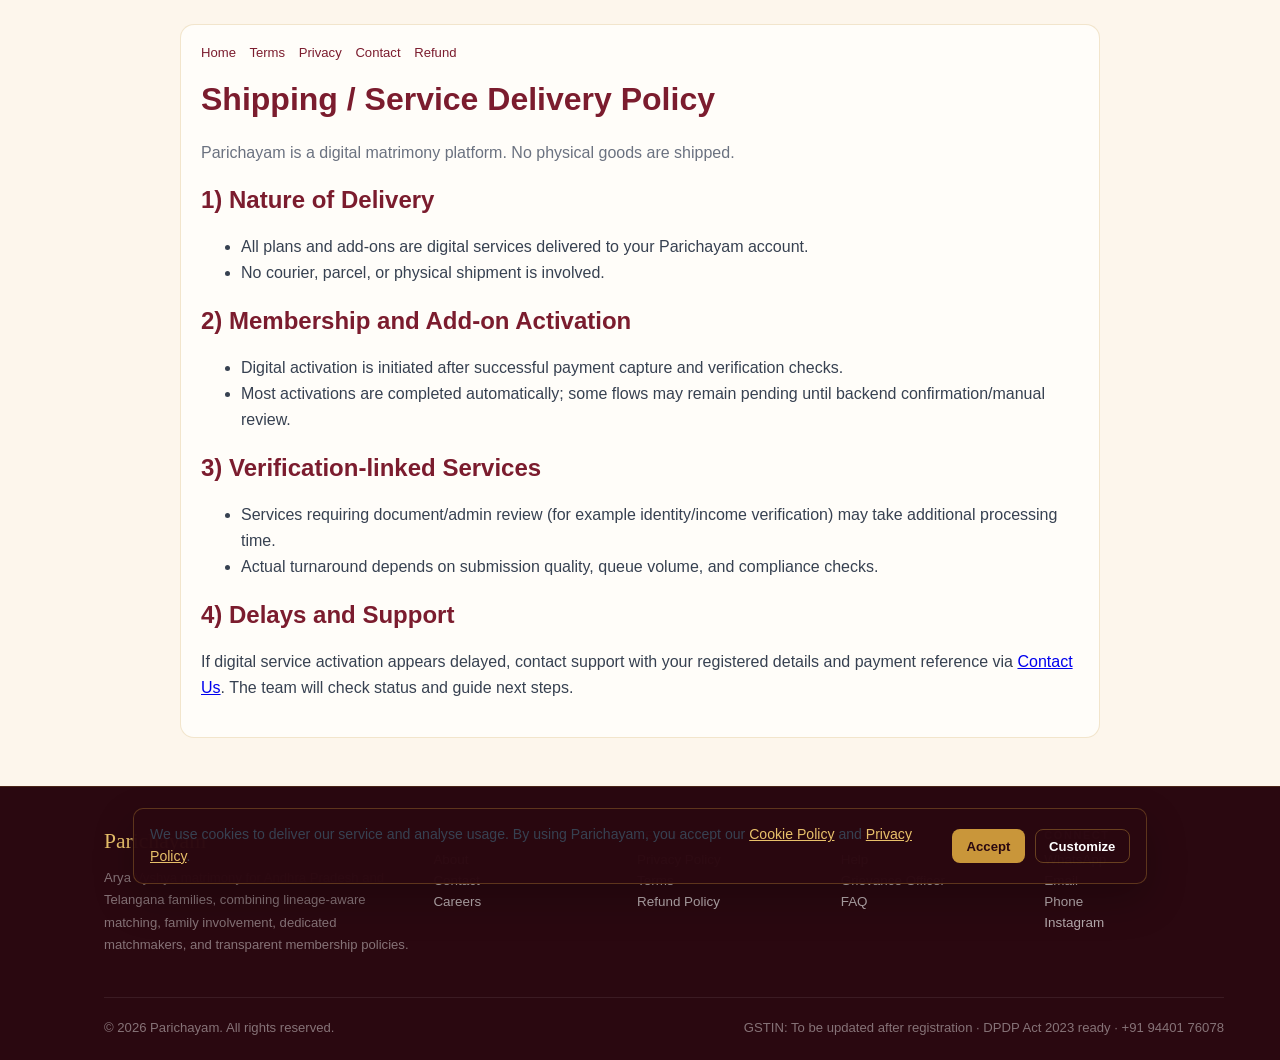
<file: shipping-policy.html>
<!DOCTYPE html>
<html lang="en">
<head>
  <meta charset="UTF-8">
  <meta name="viewport" content="width=device-width, initial-scale=1.0">
  <title>Shipping / Service Delivery Policy - Parichayam</title>
  <meta name="description" content="Learn how Parichayam delivers memberships, add-ons, and verification-related services digitally after payment and review.">
  <meta name="robots" content="index,follow">
  <link rel="canonical" href="https://parichayam-9ee09.web.app/shipping-policy">
  <link rel="stylesheet" href="parichayam-site-common.css">
  <style>
    body { margin:0; font-family: Arial, sans-serif; background:#fdf6ec; color:#2c1a10; }
    .wrap { max-width: 920px; margin: 0 auto; padding: 24px 16px 48px; }
    .card { background:#fffdf9; border:1px solid rgba(201,150,58,.24); border-radius:14px; padding:20px; }
    h1, h2 { color:#7b1c2e; }
    p, li { line-height:1.65; color:#374151; }
    .muted { color:#6b7280; }
    .links { margin-bottom: 14px; font-size: .82rem; color: #6b7280; }
    .links a { color:#7b1c2e; text-decoration:none; margin-right:10px; }
  </style>
</head>
<body>
  <div class="wrap">
    <div class="card">
      <div class="links">
        <a href="/">Home</a>
        <a href="/terms.html">Terms</a>
        <a href="/privacy.html">Privacy</a>
        <a href="/contact.html">Contact</a>
        <a href="/refund.html">Refund</a>
      </div>
      <h1>Shipping / Service Delivery Policy</h1>
      <p class="muted">Parichayam is a digital matrimony platform. No physical goods are shipped.</p>

      <h2>1) Nature of Delivery</h2>
      <ul>
        <li>All plans and add-ons are digital services delivered to your Parichayam account.</li>
        <li>No courier, parcel, or physical shipment is involved.</li>
      </ul>

      <h2>2) Membership and Add-on Activation</h2>
      <ul>
        <li>Digital activation is initiated after successful payment capture and verification checks.</li>
        <li>Most activations are completed automatically; some flows may remain pending until backend confirmation/manual review.</li>
      </ul>

      <h2>3) Verification-linked Services</h2>
      <ul>
        <li>Services requiring document/admin review (for example identity/income verification) may take additional processing time.</li>
        <li>Actual turnaround depends on submission quality, queue volume, and compliance checks.</li>
      </ul>

      <h2>4) Delays and Support</h2>
      <p>If digital service activation appears delayed, contact support with your registered details and payment reference via <a href="/contact.html">Contact Us</a>. The team will check status and guide next steps.</p>
    </div>
  </div>
  <script src="parichayam-site-common.js"></script>
</body>
</html>
</file>
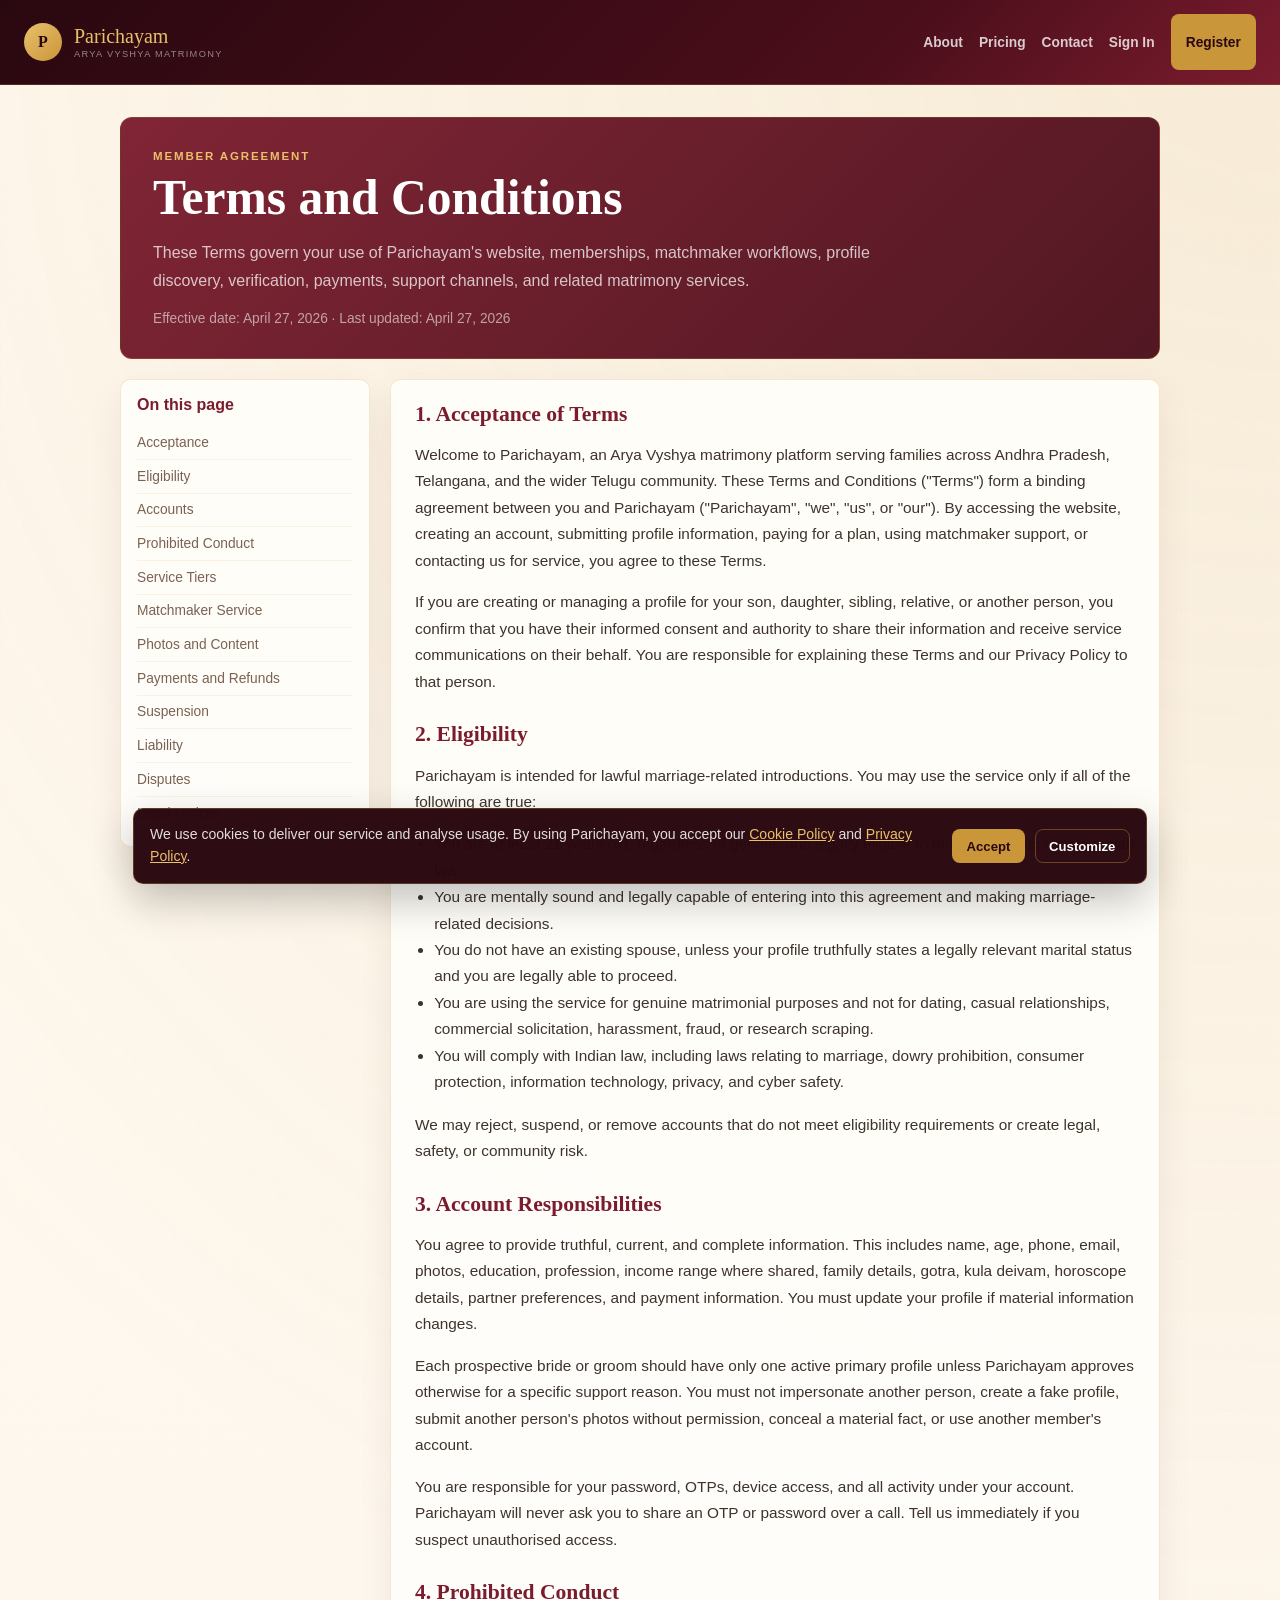
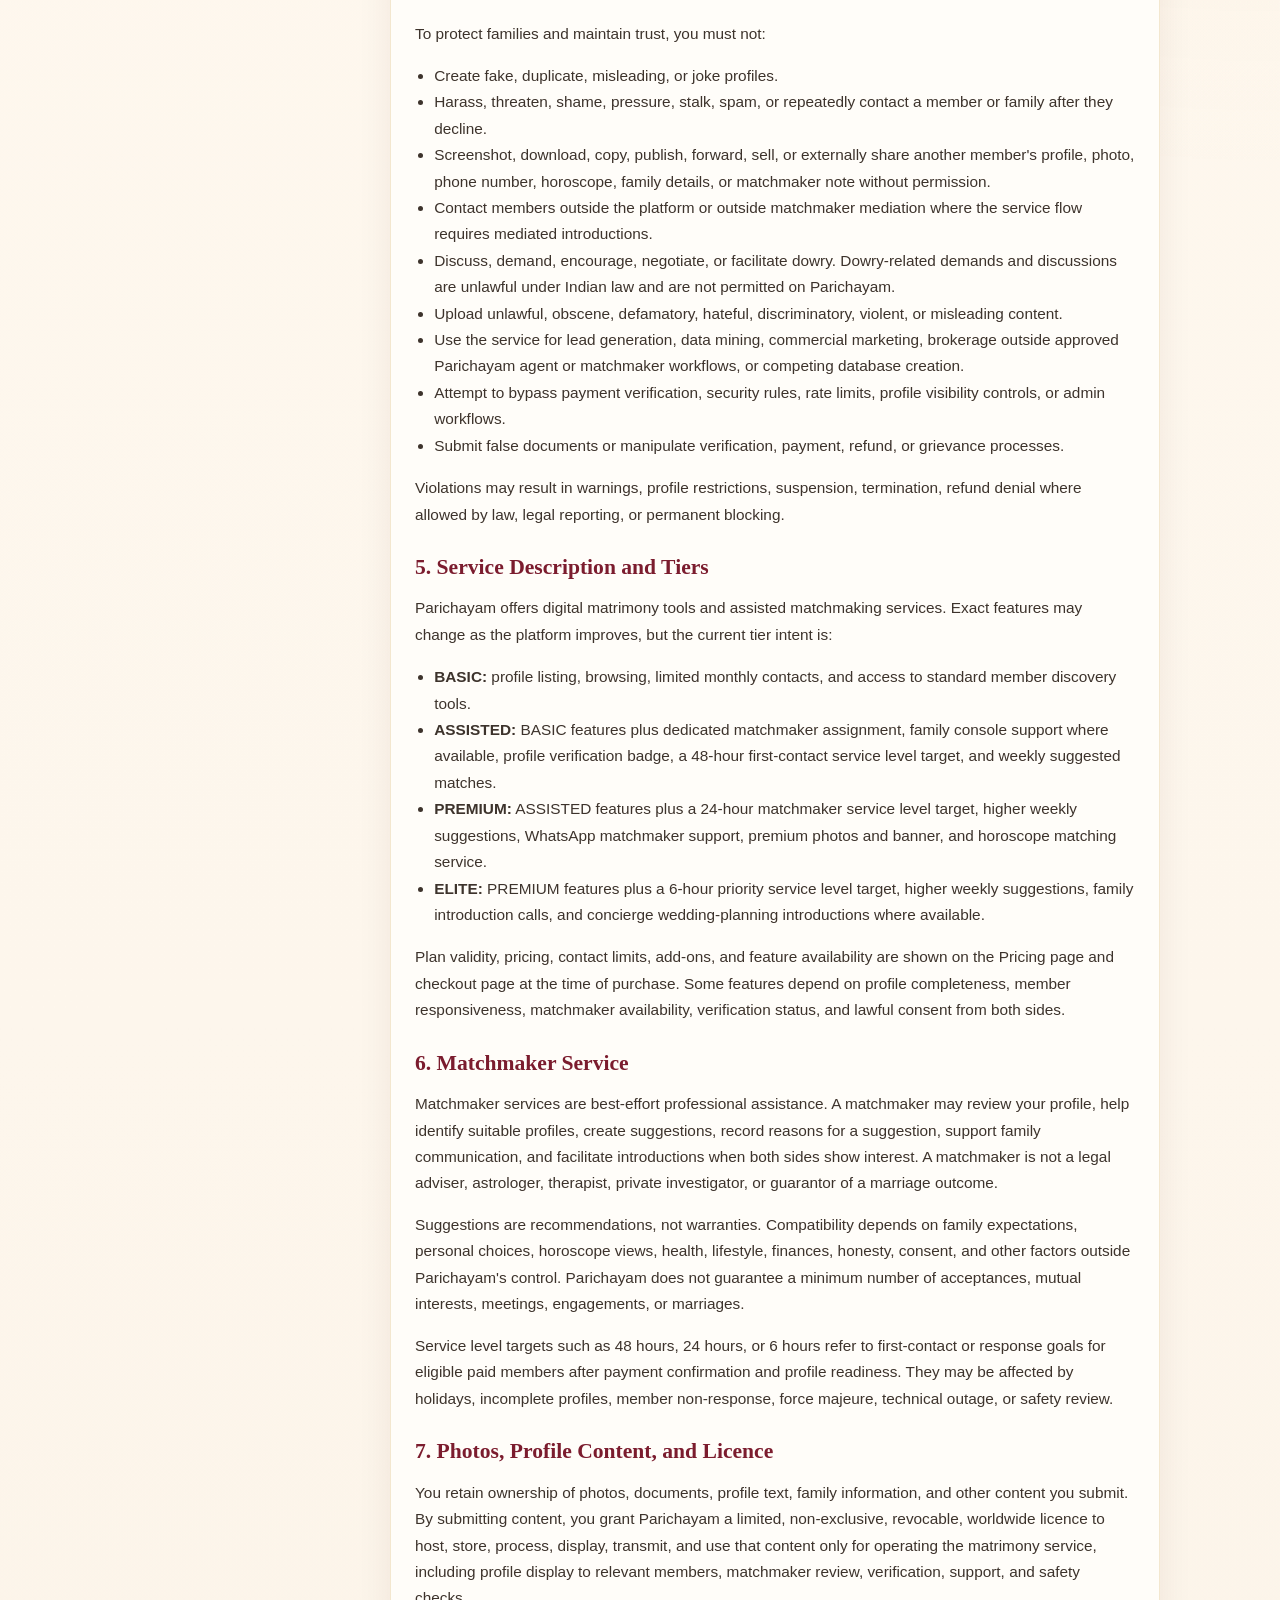
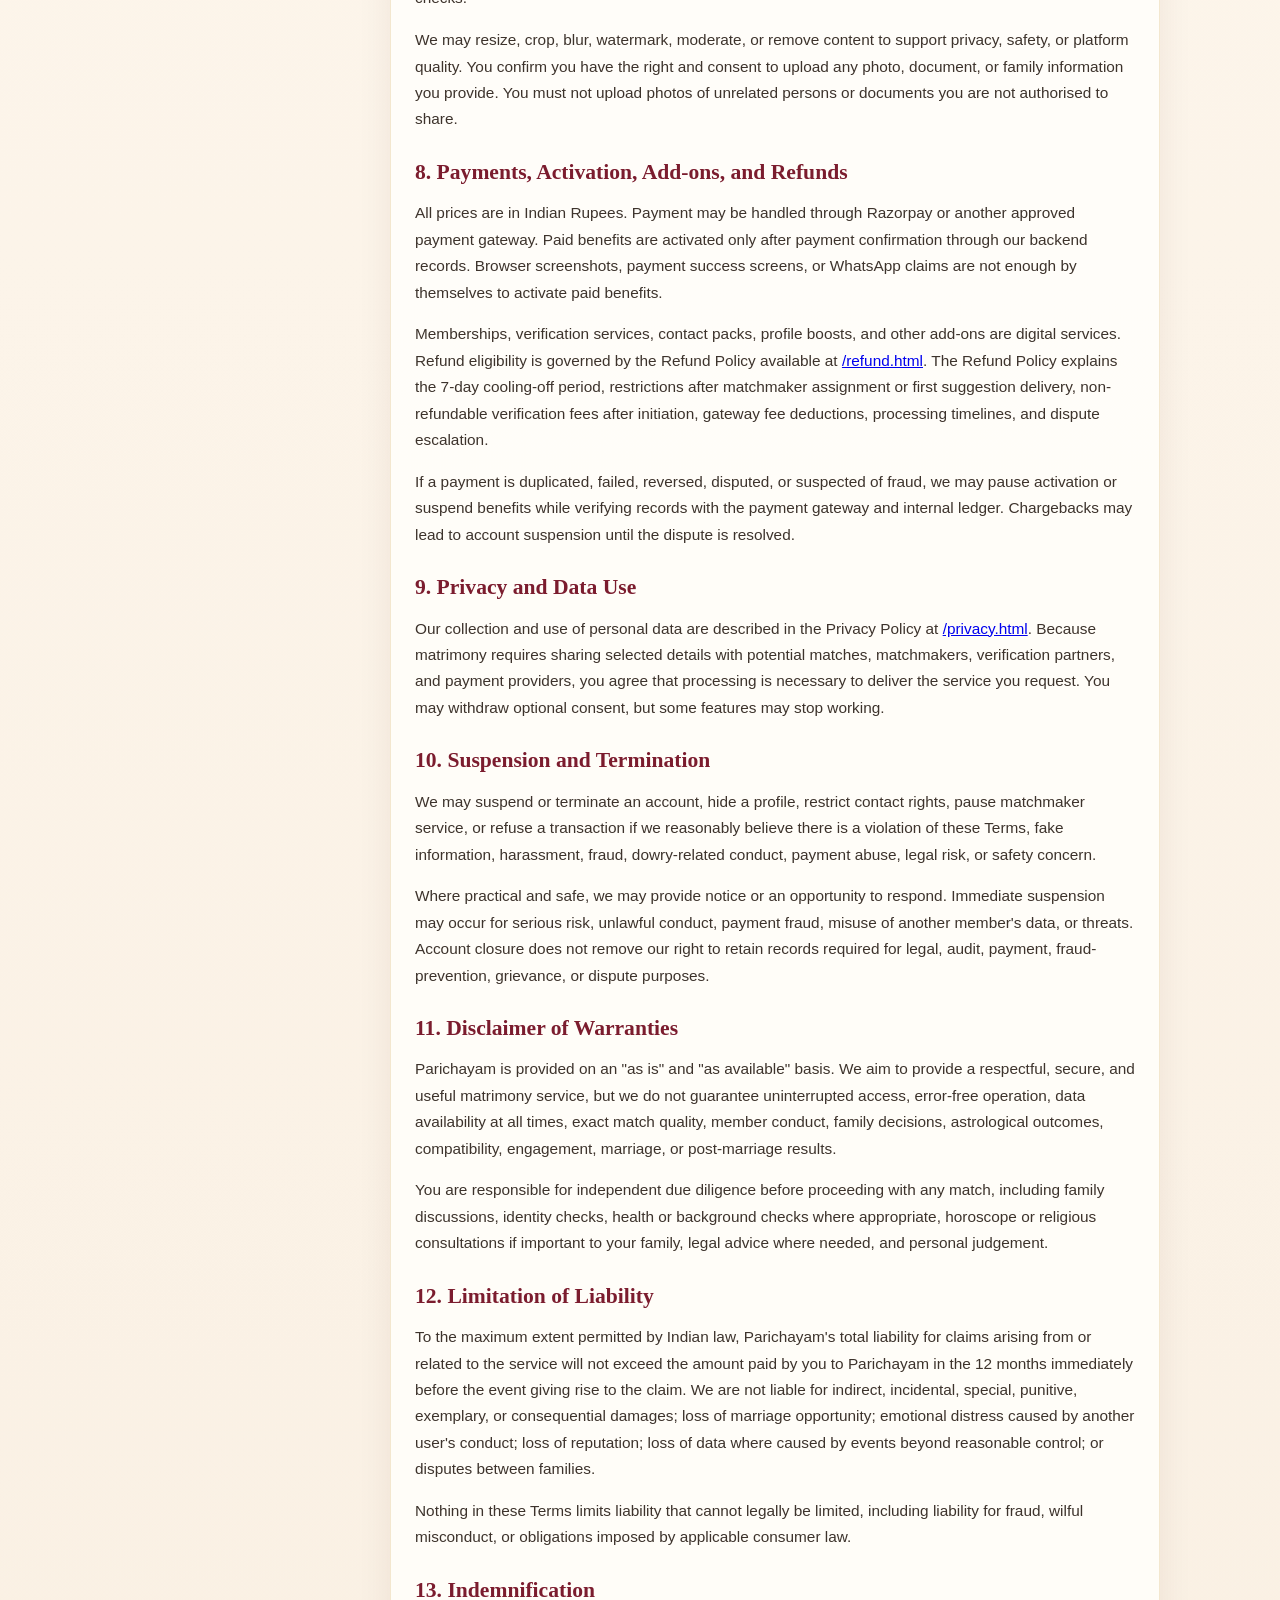
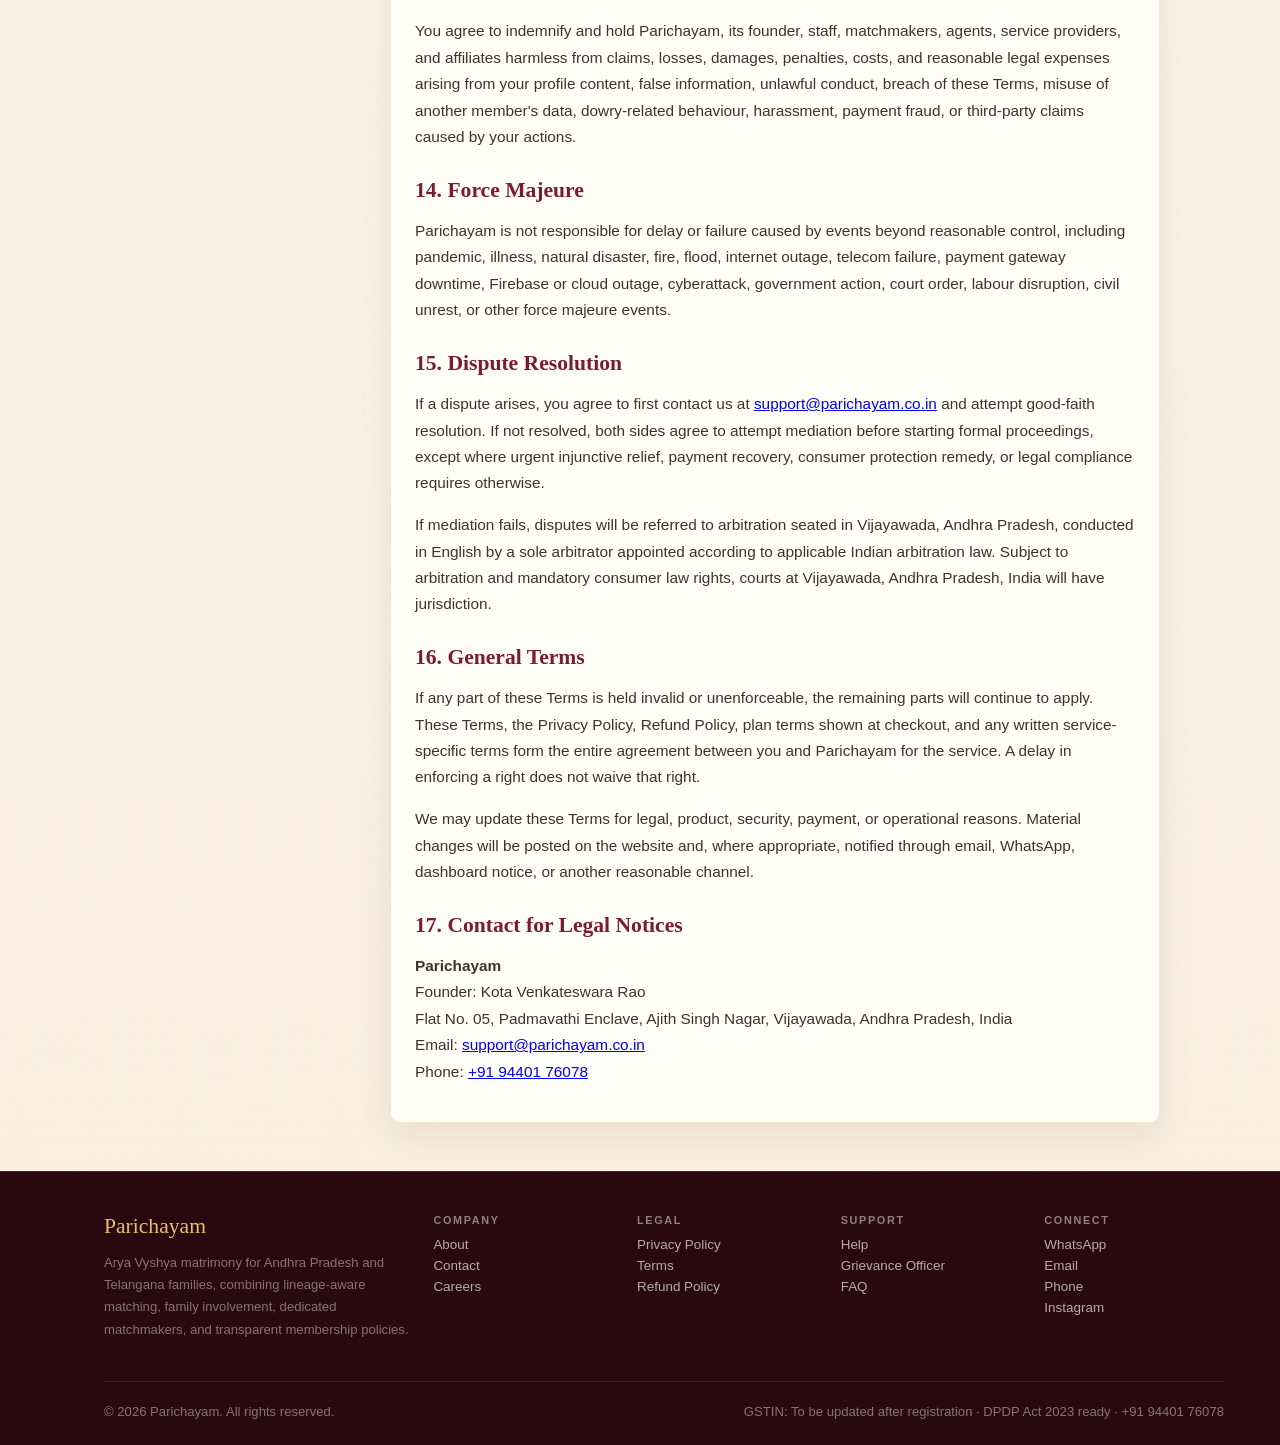
<file: terms.html>
<!DOCTYPE html>
<html lang="en">
<head>
  <meta charset="UTF-8">
  <meta name="viewport" content="width=device-width, initial-scale=1.0">
  <title>Terms and Conditions - Parichayam</title>
  <meta name="description" content="Terms and Conditions for Parichayam Arya Vyshya matrimony memberships, matchmaker services, payments, acceptable use, refunds, and dispute resolution.">
  <meta name="robots" content="index,follow">
  <link rel="canonical" href="https://parichayam.co.in/terms">
  <link rel="stylesheet" href="parichayam-site-common.css">
</head>
<body class="pc-legal-page">
  <nav class="pc-public-nav" aria-label="Public navigation">
    <a class="pc-public-brand" href="/index.html">
      <span class="pc-public-brand-mark">P</span>
      <span><span class="pc-public-brand-name">Parichayam</span><span class="pc-public-brand-sub">Arya Vyshya Matrimony</span></span>
    </a>
    <div class="pc-public-links">
      <a href="/about.html">About</a>
      <a href="/pricing.html">Pricing</a>
      <a href="/contact.html">Contact</a>
      <a href="/auth.html">Sign In</a>
      <a class="pc-public-register" href="/auth.html">Register</a>
    </div>
  </nav>

  <main class="pc-legal-shell">
    <section class="pc-legal-hero">
      <div class="pc-legal-eyebrow">Member agreement</div>
      <h1>Terms and Conditions</h1>
      <p>These Terms govern your use of Parichayam's website, memberships, matchmaker workflows, profile discovery, verification, payments, support channels, and related matrimony services.</p>
      <div class="pc-meta">Effective date: April 27, 2026 &middot; Last updated: April 27, 2026</div>
    </section>

    <div class="pc-legal-grid">
      <aside class="pc-toc" aria-label="Terms sections">
        <strong>On this page</strong>
        <a href="#acceptance">Acceptance</a>
        <a href="#eligibility">Eligibility</a>
        <a href="#accounts">Accounts</a>
        <a href="#conduct">Prohibited Conduct</a>
        <a href="#service">Service Tiers</a>
        <a href="#matchmaker">Matchmaker Service</a>
        <a href="#content">Photos and Content</a>
        <a href="#payments">Payments and Refunds</a>
        <a href="#termination">Suspension</a>
        <a href="#liability">Liability</a>
        <a href="#disputes">Disputes</a>
        <a href="#notices">Legal Notices</a>
      </aside>

      <article class="pc-legal-card">
        <h2 id="acceptance">1. Acceptance of Terms</h2>
        <p>Welcome to Parichayam, an Arya Vyshya matrimony platform serving families across Andhra Pradesh, Telangana, and the wider Telugu community. These Terms and Conditions ("Terms") form a binding agreement between you and Parichayam ("Parichayam", "we", "us", or "our"). By accessing the website, creating an account, submitting profile information, paying for a plan, using matchmaker support, or contacting us for service, you agree to these Terms.</p>
        <p>If you are creating or managing a profile for your son, daughter, sibling, relative, or another person, you confirm that you have their informed consent and authority to share their information and receive service communications on their behalf. You are responsible for explaining these Terms and our Privacy Policy to that person.</p>

        <h2 id="eligibility">2. Eligibility</h2>
        <p>Parichayam is intended for lawful marriage-related introductions. You may use the service only if all of the following are true:</p>
        <ul>
          <li>You are at least 21 years old, regardless of gender, and legally eligible to marry under applicable Indian law.</li>
          <li>You are mentally sound and legally capable of entering into this agreement and making marriage-related decisions.</li>
          <li>You do not have an existing spouse, unless your profile truthfully states a legally relevant marital status and you are legally able to proceed.</li>
          <li>You are using the service for genuine matrimonial purposes and not for dating, casual relationships, commercial solicitation, harassment, fraud, or research scraping.</li>
          <li>You will comply with Indian law, including laws relating to marriage, dowry prohibition, consumer protection, information technology, privacy, and cyber safety.</li>
        </ul>
        <p>We may reject, suspend, or remove accounts that do not meet eligibility requirements or create legal, safety, or community risk.</p>

        <h2 id="accounts">3. Account Responsibilities</h2>
        <p>You agree to provide truthful, current, and complete information. This includes name, age, phone, email, photos, education, profession, income range where shared, family details, gotra, kula deivam, horoscope details, partner preferences, and payment information. You must update your profile if material information changes.</p>
        <p>Each prospective bride or groom should have only one active primary profile unless Parichayam approves otherwise for a specific support reason. You must not impersonate another person, create a fake profile, submit another person's photos without permission, conceal a material fact, or use another member's account.</p>
        <p>You are responsible for your password, OTPs, device access, and all activity under your account. Parichayam will never ask you to share an OTP or password over a call. Tell us immediately if you suspect unauthorised access.</p>

        <h2 id="conduct">4. Prohibited Conduct</h2>
        <p>To protect families and maintain trust, you must not:</p>
        <ul>
          <li>Create fake, duplicate, misleading, or joke profiles.</li>
          <li>Harass, threaten, shame, pressure, stalk, spam, or repeatedly contact a member or family after they decline.</li>
          <li>Screenshot, download, copy, publish, forward, sell, or externally share another member's profile, photo, phone number, horoscope, family details, or matchmaker note without permission.</li>
          <li>Contact members outside the platform or outside matchmaker mediation where the service flow requires mediated introductions.</li>
          <li>Discuss, demand, encourage, negotiate, or facilitate dowry. Dowry-related demands and discussions are unlawful under Indian law and are not permitted on Parichayam.</li>
          <li>Upload unlawful, obscene, defamatory, hateful, discriminatory, violent, or misleading content.</li>
          <li>Use the service for lead generation, data mining, commercial marketing, brokerage outside approved Parichayam agent or matchmaker workflows, or competing database creation.</li>
          <li>Attempt to bypass payment verification, security rules, rate limits, profile visibility controls, or admin workflows.</li>
          <li>Submit false documents or manipulate verification, payment, refund, or grievance processes.</li>
        </ul>
        <p>Violations may result in warnings, profile restrictions, suspension, termination, refund denial where allowed by law, legal reporting, or permanent blocking.</p>

        <h2 id="service">5. Service Description and Tiers</h2>
        <p>Parichayam offers digital matrimony tools and assisted matchmaking services. Exact features may change as the platform improves, but the current tier intent is:</p>
        <ul>
          <li><strong>BASIC:</strong> profile listing, browsing, limited monthly contacts, and access to standard member discovery tools.</li>
          <li><strong>ASSISTED:</strong> BASIC features plus dedicated matchmaker assignment, family console support where available, profile verification badge, a 48-hour first-contact service level target, and weekly suggested matches.</li>
          <li><strong>PREMIUM:</strong> ASSISTED features plus a 24-hour matchmaker service level target, higher weekly suggestions, WhatsApp matchmaker support, premium photos and banner, and horoscope matching service.</li>
          <li><strong>ELITE:</strong> PREMIUM features plus a 6-hour priority service level target, higher weekly suggestions, family introduction calls, and concierge wedding-planning introductions where available.</li>
        </ul>
        <p>Plan validity, pricing, contact limits, add-ons, and feature availability are shown on the Pricing page and checkout page at the time of purchase. Some features depend on profile completeness, member responsiveness, matchmaker availability, verification status, and lawful consent from both sides.</p>

        <h2 id="matchmaker">6. Matchmaker Service</h2>
        <p>Matchmaker services are best-effort professional assistance. A matchmaker may review your profile, help identify suitable profiles, create suggestions, record reasons for a suggestion, support family communication, and facilitate introductions when both sides show interest. A matchmaker is not a legal adviser, astrologer, therapist, private investigator, or guarantor of a marriage outcome.</p>
        <p>Suggestions are recommendations, not warranties. Compatibility depends on family expectations, personal choices, horoscope views, health, lifestyle, finances, honesty, consent, and other factors outside Parichayam's control. Parichayam does not guarantee a minimum number of acceptances, mutual interests, meetings, engagements, or marriages.</p>
        <p>Service level targets such as 48 hours, 24 hours, or 6 hours refer to first-contact or response goals for eligible paid members after payment confirmation and profile readiness. They may be affected by holidays, incomplete profiles, member non-response, force majeure, technical outage, or safety review.</p>

        <h2 id="content">7. Photos, Profile Content, and Licence</h2>
        <p>You retain ownership of photos, documents, profile text, family information, and other content you submit. By submitting content, you grant Parichayam a limited, non-exclusive, revocable, worldwide licence to host, store, process, display, transmit, and use that content only for operating the matrimony service, including profile display to relevant members, matchmaker review, verification, support, and safety checks.</p>
        <p>We may resize, crop, blur, watermark, moderate, or remove content to support privacy, safety, or platform quality. You confirm you have the right and consent to upload any photo, document, or family information you provide. You must not upload photos of unrelated persons or documents you are not authorised to share.</p>

        <h2 id="payments">8. Payments, Activation, Add-ons, and Refunds</h2>
        <p>All prices are in Indian Rupees. Payment may be handled through Razorpay or another approved payment gateway. Paid benefits are activated only after payment confirmation through our backend records. Browser screenshots, payment success screens, or WhatsApp claims are not enough by themselves to activate paid benefits.</p>
        <p>Memberships, verification services, contact packs, profile boosts, and other add-ons are digital services. Refund eligibility is governed by the Refund Policy available at <a href="/refund.html">/refund.html</a>. The Refund Policy explains the 7-day cooling-off period, restrictions after matchmaker assignment or first suggestion delivery, non-refundable verification fees after initiation, gateway fee deductions, processing timelines, and dispute escalation.</p>
        <p>If a payment is duplicated, failed, reversed, disputed, or suspected of fraud, we may pause activation or suspend benefits while verifying records with the payment gateway and internal ledger. Chargebacks may lead to account suspension until the dispute is resolved.</p>

        <h2 id="privacy">9. Privacy and Data Use</h2>
        <p>Our collection and use of personal data are described in the Privacy Policy at <a href="/privacy.html">/privacy.html</a>. Because matrimony requires sharing selected details with potential matches, matchmakers, verification partners, and payment providers, you agree that processing is necessary to deliver the service you request. You may withdraw optional consent, but some features may stop working.</p>

        <h2 id="termination">10. Suspension and Termination</h2>
        <p>We may suspend or terminate an account, hide a profile, restrict contact rights, pause matchmaker service, or refuse a transaction if we reasonably believe there is a violation of these Terms, fake information, harassment, fraud, dowry-related conduct, payment abuse, legal risk, or safety concern.</p>
        <p>Where practical and safe, we may provide notice or an opportunity to respond. Immediate suspension may occur for serious risk, unlawful conduct, payment fraud, misuse of another member's data, or threats. Account closure does not remove our right to retain records required for legal, audit, payment, fraud-prevention, grievance, or dispute purposes.</p>

        <h2 id="disclaimers">11. Disclaimer of Warranties</h2>
        <p>Parichayam is provided on an "as is" and "as available" basis. We aim to provide a respectful, secure, and useful matrimony service, but we do not guarantee uninterrupted access, error-free operation, data availability at all times, exact match quality, member conduct, family decisions, astrological outcomes, compatibility, engagement, marriage, or post-marriage results.</p>
        <p>You are responsible for independent due diligence before proceeding with any match, including family discussions, identity checks, health or background checks where appropriate, horoscope or religious consultations if important to your family, legal advice where needed, and personal judgement.</p>

        <h2 id="liability">12. Limitation of Liability</h2>
        <p>To the maximum extent permitted by Indian law, Parichayam's total liability for claims arising from or related to the service will not exceed the amount paid by you to Parichayam in the 12 months immediately before the event giving rise to the claim. We are not liable for indirect, incidental, special, punitive, exemplary, or consequential damages; loss of marriage opportunity; emotional distress caused by another user's conduct; loss of reputation; loss of data where caused by events beyond reasonable control; or disputes between families.</p>
        <p>Nothing in these Terms limits liability that cannot legally be limited, including liability for fraud, wilful misconduct, or obligations imposed by applicable consumer law.</p>

        <h2 id="indemnity">13. Indemnification</h2>
        <p>You agree to indemnify and hold Parichayam, its founder, staff, matchmakers, agents, service providers, and affiliates harmless from claims, losses, damages, penalties, costs, and reasonable legal expenses arising from your profile content, false information, unlawful conduct, breach of these Terms, misuse of another member's data, dowry-related behaviour, harassment, payment fraud, or third-party claims caused by your actions.</p>

        <h2 id="force-majeure">14. Force Majeure</h2>
        <p>Parichayam is not responsible for delay or failure caused by events beyond reasonable control, including pandemic, illness, natural disaster, fire, flood, internet outage, telecom failure, payment gateway downtime, Firebase or cloud outage, cyberattack, government action, court order, labour disruption, civil unrest, or other force majeure events.</p>

        <h2 id="disputes">15. Dispute Resolution</h2>
        <p>If a dispute arises, you agree to first contact us at <a href="mailto:support@parichayam.co.in">support@parichayam.co.in</a> and attempt good-faith resolution. If not resolved, both sides agree to attempt mediation before starting formal proceedings, except where urgent injunctive relief, payment recovery, consumer protection remedy, or legal compliance requires otherwise.</p>
        <p>If mediation fails, disputes will be referred to arbitration seated in Vijayawada, Andhra Pradesh, conducted in English by a sole arbitrator appointed according to applicable Indian arbitration law. Subject to arbitration and mandatory consumer law rights, courts at Vijayawada, Andhra Pradesh, India will have jurisdiction.</p>

        <h2 id="general">16. General Terms</h2>
        <p>If any part of these Terms is held invalid or unenforceable, the remaining parts will continue to apply. These Terms, the Privacy Policy, Refund Policy, plan terms shown at checkout, and any written service-specific terms form the entire agreement between you and Parichayam for the service. A delay in enforcing a right does not waive that right.</p>
        <p>We may update these Terms for legal, product, security, payment, or operational reasons. Material changes will be posted on the website and, where appropriate, notified through email, WhatsApp, dashboard notice, or another reasonable channel.</p>

        <h2 id="notices">17. Contact for Legal Notices</h2>
        <p><strong>Parichayam</strong><br>
        Founder: Kota Venkateswara Rao<br>
        Flat No. 05, Padmavathi Enclave, Ajith Singh Nagar, Vijayawada, Andhra Pradesh, India<br>
        Email: <a href="mailto:support@parichayam.co.in">support@parichayam.co.in</a><br>
        Phone: <a href="tel:+919440176078">+91 94401 76078</a></p>
      </article>
    </div>
  </main>

  <script src="parichayam-site-common.js"></script>
</body>
</html>
</file>
<file: parichayam-site-common.css>
:root {
  --pc-maroon: #7b1c2e;
  --pc-deep: #2a0810;
  --pc-gold: #c9963a;
  --pc-gold-light: #e8c06a;
  --pc-cream: #fdf6ec;
  --pc-warm: #f5ead8;
  --pc-text: #2c1a10;
  --pc-muted: #7a6253;
  --pc-white: #fffdf9;
  --pc-border: rgba(201, 150, 58, .22);
}

.pc-public-nav {
  position: sticky;
  top: 0;
  z-index: 80;
  display: flex;
  align-items: center;
  justify-content: space-between;
  gap: 1rem;
  padding: .9rem 1.5rem;
  background: linear-gradient(135deg, var(--pc-deep), #4a0e1a 68%, var(--pc-maroon));
  color: #fff;
  border-bottom: 1px solid rgba(201, 150, 58, .24);
}

.pc-public-brand {
  display: flex;
  align-items: center;
  gap: .75rem;
  color: inherit;
  text-decoration: none;
}

.pc-public-brand-mark {
  width: 38px;
  height: 38px;
  border-radius: 50%;
  display: grid;
  place-items: center;
  background: linear-gradient(135deg, var(--pc-gold-light), var(--pc-gold));
  color: var(--pc-deep);
  font-weight: 800;
  font-family: Georgia, serif;
}

.pc-public-brand-name {
  display: block;
  color: var(--pc-gold-light);
  font-family: Georgia, "Times New Roman", serif;
  font-size: 1.25rem;
  line-height: 1;
}

.pc-public-brand-sub {
  display: block;
  margin-top: .18rem;
  color: rgba(255,255,255,.5);
  font-size: .58rem;
  letter-spacing: .14em;
  text-transform: uppercase;
}

.pc-public-links {
  display: flex;
  align-items: center;
  gap: 1rem;
  flex-wrap: wrap;
}

.pc-public-links a {
  color: rgba(255,255,255,.78);
  text-decoration: none;
  font-size: .86rem;
  font-weight: 600;
}

.pc-public-links a:hover,
.pc-public-links a:focus {
  color: var(--pc-gold-light);
}

.pc-public-register {
  display: inline-flex;
  align-items: center;
  justify-content: center;
  min-height: 38px;
  padding: .55rem .95rem;
  border-radius: 8px;
  background: var(--pc-gold);
  color: var(--pc-deep) !important;
  font-weight: 800 !important;
}

.pc-legal-page {
  margin: 0;
  background:
    radial-gradient(circle at top right, rgba(201,150,58,.14), transparent 28%),
    linear-gradient(180deg, #fff9f0 0%, var(--pc-cream) 42%, #f8eddf 100%);
  color: var(--pc-text);
  font-family: "DM Sans", Arial, sans-serif;
}

.pc-legal-shell {
  max-width: 1040px;
  margin: 0 auto;
  padding: 2rem 1rem 3rem;
}

.pc-legal-hero {
  padding: 2rem;
  border-radius: 12px;
  background: linear-gradient(135deg, rgba(123,28,46,.96), rgba(74,14,26,.96));
  color: #fff;
  border: 1px solid rgba(201,150,58,.22);
}

.pc-legal-eyebrow {
  color: var(--pc-gold-light);
  font-size: .72rem;
  font-weight: 800;
  letter-spacing: .16em;
  text-transform: uppercase;
  margin-bottom: .55rem;
}

.pc-legal-hero h1 {
  margin: 0;
  font-family: Georgia, "Times New Roman", serif;
  font-size: clamp(2rem, 4vw, 3.1rem);
  line-height: 1.08;
}

.pc-legal-hero p {
  max-width: 760px;
  margin: .9rem 0 0;
  color: rgba(255,255,255,.74);
  line-height: 1.75;
}

.pc-meta {
  margin-top: 1rem;
  color: rgba(255,255,255,.58);
  font-size: .86rem;
}

.pc-legal-grid {
  display: grid;
  grid-template-columns: 250px minmax(0, 1fr);
  gap: 1.25rem;
  align-items: start;
  margin-top: 1.25rem;
}

.pc-toc,
.pc-legal-card {
  background: rgba(255,253,249,.96);
  border: 1px solid var(--pc-border);
  border-radius: 10px;
  box-shadow: 0 14px 36px rgba(74,24,15,.07);
}

.pc-toc {
  position: sticky;
  top: 84px;
  padding: 1rem;
}

.pc-toc strong {
  display: block;
  color: var(--pc-maroon);
  margin-bottom: .75rem;
}

.pc-toc a {
  display: block;
  color: var(--pc-muted);
  text-decoration: none;
  font-size: .86rem;
  line-height: 1.4;
  padding: .42rem 0;
  border-bottom: 1px solid rgba(201,150,58,.12);
}

.pc-toc a:last-child {
  border-bottom: 0;
}

.pc-toc a:hover,
.pc-toc a:focus {
  color: var(--pc-maroon);
}

.pc-legal-card {
  padding: 1.35rem 1.5rem;
}

.pc-legal-card h2 {
  margin: 1.7rem 0 .7rem;
  color: var(--pc-maroon);
  font-family: Georgia, "Times New Roman", serif;
  font-size: 1.35rem;
}

.pc-legal-card h2:first-child {
  margin-top: 0;
}

.pc-legal-card h3 {
  margin: 1.1rem 0 .45rem;
  color: #4a0e1a;
  font-size: 1rem;
}

.pc-legal-card p,
.pc-legal-card li {
  color: #3d332c;
  line-height: 1.72;
  font-size: .96rem;
}

.pc-legal-card ul,
.pc-legal-card ol {
  padding-left: 1.2rem;
}

.pc-callout {
  margin: 1rem 0;
  padding: .95rem 1rem;
  border-left: 4px solid var(--pc-gold);
  border-radius: 8px;
  background: #fff7ea;
  color: #4a331c;
}

.pc-contact-grid,
.pc-about-grid,
.pc-price-cards {
  display: grid;
  grid-template-columns: repeat(2, minmax(0, 1fr));
  gap: 1rem;
}

.pc-info-box,
.pc-value-card,
.pc-price-card,
.pc-faq-item {
  background: #fff;
  border: 1px solid rgba(201,150,58,.2);
  border-radius: 10px;
  padding: 1rem;
}

.pc-info-label {
  color: var(--pc-muted);
  font-size: .72rem;
  font-weight: 800;
  letter-spacing: .1em;
  text-transform: uppercase;
}

.pc-info-value {
  margin-top: .35rem;
  color: var(--pc-text);
  font-weight: 800;
  line-height: 1.55;
}

.pc-map {
  width: 100%;
  min-height: 280px;
  border: 0;
  border-radius: 10px;
  margin-top: .75rem;
}

.pc-form {
  display: grid;
  gap: .85rem;
}

.pc-form-row {
  display: grid;
  grid-template-columns: 1fr 1fr;
  gap: .85rem;
}

.pc-form label {
  display: block;
  color: var(--pc-muted);
  font-size: .72rem;
  font-weight: 800;
  letter-spacing: .09em;
  text-transform: uppercase;
  margin-bottom: .32rem;
}

.pc-form input,
.pc-form select,
.pc-form textarea {
  width: 100%;
  border: 1.5px solid rgba(201,150,58,.24);
  border-radius: 8px;
  background: var(--pc-cream);
  color: var(--pc-text);
  padding: .75rem .85rem;
  font: inherit;
}

.pc-form textarea {
  min-height: 140px;
  resize: vertical;
}

.pc-button {
  border: 0;
  border-radius: 8px;
  padding: .85rem 1.15rem;
  background: linear-gradient(135deg, #4a0e1a, var(--pc-maroon));
  color: #fff;
  font: inherit;
  font-weight: 800;
  cursor: pointer;
}

.pc-button:disabled {
  cursor: not-allowed;
  opacity: .65;
}

.pc-form-status {
  display: none;
  border-radius: 8px;
  padding: .75rem .9rem;
  font-size: .9rem;
  line-height: 1.55;
}

.pc-form-status.ok {
  display: block;
  background: rgba(22,101,52,.09);
  color: #166534;
  border: 1px solid rgba(22,101,52,.18);
}

.pc-form-status.err {
  display: block;
  background: rgba(185,28,28,.07);
  color: #9f1d1d;
  border: 1px solid rgba(185,28,28,.16);
}

.pc-price-table-wrap {
  overflow-x: auto;
  border: 1px solid rgba(201,150,58,.22);
  border-radius: 10px;
  background: #fff;
}

.pc-price-table {
  width: 100%;
  min-width: 820px;
  border-collapse: collapse;
}

.pc-price-table th,
.pc-price-table td {
  padding: .85rem .75rem;
  border-bottom: 1px solid rgba(201,150,58,.14);
  text-align: center;
  vertical-align: top;
  font-size: .9rem;
}

.pc-price-table th:first-child,
.pc-price-table td:first-child {
  text-align: left;
  position: sticky;
  left: 0;
  background: #fff;
  z-index: 1;
}

.pc-price-table th {
  color: var(--pc-maroon);
  background: #fff7ea;
  font-weight: 900;
}

.pc-price-table .yes {
  color: #166534;
  font-weight: 900;
}

.pc-price-table .no {
  color: #9f1d1d;
  font-weight: 900;
}

.pc-founder {
  display: grid;
  grid-template-columns: 180px 1fr;
  gap: 1.2rem;
  align-items: start;
}

.pc-founder img {
  width: 180px;
  height: 180px;
  border-radius: 10px;
  object-fit: cover;
  border: 1px solid rgba(201,150,58,.22);
  background: #f1e4d4;
}

.parichayam-trust-footer {
  background: var(--pc-deep);
  color: rgba(255,255,255,.72);
  padding: 2.6rem 1.5rem 1.3rem;
  border-top: 1px solid rgba(201,150,58,.2);
  width: 100%;
}

.pc-has-auto-footer {
  display: block !important;
}

.pc-footer-inner {
  max-width: 1120px;
  margin: 0 auto;
}

.pc-footer-grid {
  display: grid;
  grid-template-columns: 1.7fr repeat(4, 1fr);
  gap: 1.5rem;
}

.pc-footer-brand {
  color: var(--pc-gold-light);
  font-family: Georgia, "Times New Roman", serif;
  font-size: 1.35rem;
  margin-bottom: .55rem;
}

.pc-footer-desc,
.pc-footer-bottom {
  color: rgba(255,255,255,.43);
  font-size: .82rem;
  line-height: 1.7;
}

.pc-footer-col h2 {
  margin: 0 0 .7rem;
  color: rgba(255,255,255,.48);
  font-size: .68rem;
  letter-spacing: .15em;
  text-transform: uppercase;
}

.pc-footer-col a {
  display: block;
  color: rgba(255,255,255,.66);
  text-decoration: none;
  font-size: .84rem;
  margin: .38rem 0;
}

.pc-footer-col a:hover,
.pc-footer-col a:focus {
  color: var(--pc-gold-light);
}

.pc-footer-bottom {
  display: flex;
  justify-content: space-between;
  gap: 1rem;
  flex-wrap: wrap;
  margin-top: 1.7rem;
  padding-top: 1.2rem;
  border-top: 1px solid rgba(255,255,255,.08);
}

.pc-cookie-banner {
  position: fixed;
  left: 1rem;
  right: 1rem;
  bottom: 1rem;
  z-index: 10000;
  max-width: 980px;
  margin: 0 auto;
  display: none;
  align-items: center;
  justify-content: space-between;
  gap: 1rem;
  padding: .95rem 1rem;
  border: 1px solid rgba(201,150,58,.32);
  border-radius: 10px;
  background: rgba(42,8,16,.98);
  color: rgba(255,255,255,.86);
  box-shadow: 0 16px 40px rgba(0,0,0,.24);
}

.pc-cookie-banner.show {
  display: flex;
}

.pc-cookie-banner p {
  margin: 0;
  line-height: 1.55;
  font-size: .88rem;
}

.pc-cookie-banner a {
  color: var(--pc-gold-light);
}

.pc-cookie-actions {
  display: flex;
  gap: .6rem;
  flex-shrink: 0;
}

.pc-cookie-actions button,
.pc-cookie-actions a {
  border: 1px solid rgba(201,150,58,.4);
  border-radius: 8px;
  padding: .55rem .85rem;
  background: transparent;
  color: #fff;
  font: inherit;
  font-size: .82rem;
  font-weight: 800;
  text-decoration: none;
  cursor: pointer;
}

.pc-cookie-actions button {
  background: var(--pc-gold);
  color: var(--pc-deep);
}

@media (max-width: 860px) {
  .pc-public-nav {
    align-items: flex-start;
    flex-direction: column;
    padding: .85rem 1rem;
  }

  .pc-public-links {
    width: 100%;
    gap: .75rem;
  }

  .pc-legal-grid {
    grid-template-columns: 1fr;
  }

  .pc-toc {
    position: static;
  }

  .pc-contact-grid,
  .pc-about-grid,
  .pc-price-cards,
  .pc-form-row,
  .pc-founder {
    grid-template-columns: 1fr;
  }

  .pc-founder img {
    width: 150px;
    height: 150px;
  }

  .pc-footer-grid {
    grid-template-columns: 1fr 1fr;
  }

  .pc-cookie-banner {
    align-items: stretch;
    flex-direction: column;
  }
}

@media (max-width: 520px) {
  .pc-legal-shell {
    padding: 1rem .75rem 2rem;
  }

  .pc-legal-hero,
  .pc-legal-card {
    padding: 1.1rem;
  }

  .pc-public-links {
    display: grid;
    grid-template-columns: repeat(3, minmax(0, 1fr));
  }

  .pc-public-links a {
    font-size: .78rem;
  }

  .pc-footer-grid {
    grid-template-columns: 1fr;
  }
}

@media print {
  .pc-public-nav,
  .parichayam-trust-footer,
  .pc-cookie-banner,
  .pc-toc,
  .pc-button {
    display: none !important;
  }

  .pc-legal-page {
    background: #fff !important;
    color: #000;
  }

  .pc-legal-shell {
    max-width: none;
    padding: 0;
  }

  .pc-legal-hero,
  .pc-legal-card {
    border: 0;
    box-shadow: none;
    background: #fff !important;
    color: #000;
    padding: 0;
  }

  .pc-legal-hero p,
  .pc-meta,
  .pc-legal-card p,
  .pc-legal-card li {
    color: #000;
  }
}
</file>
